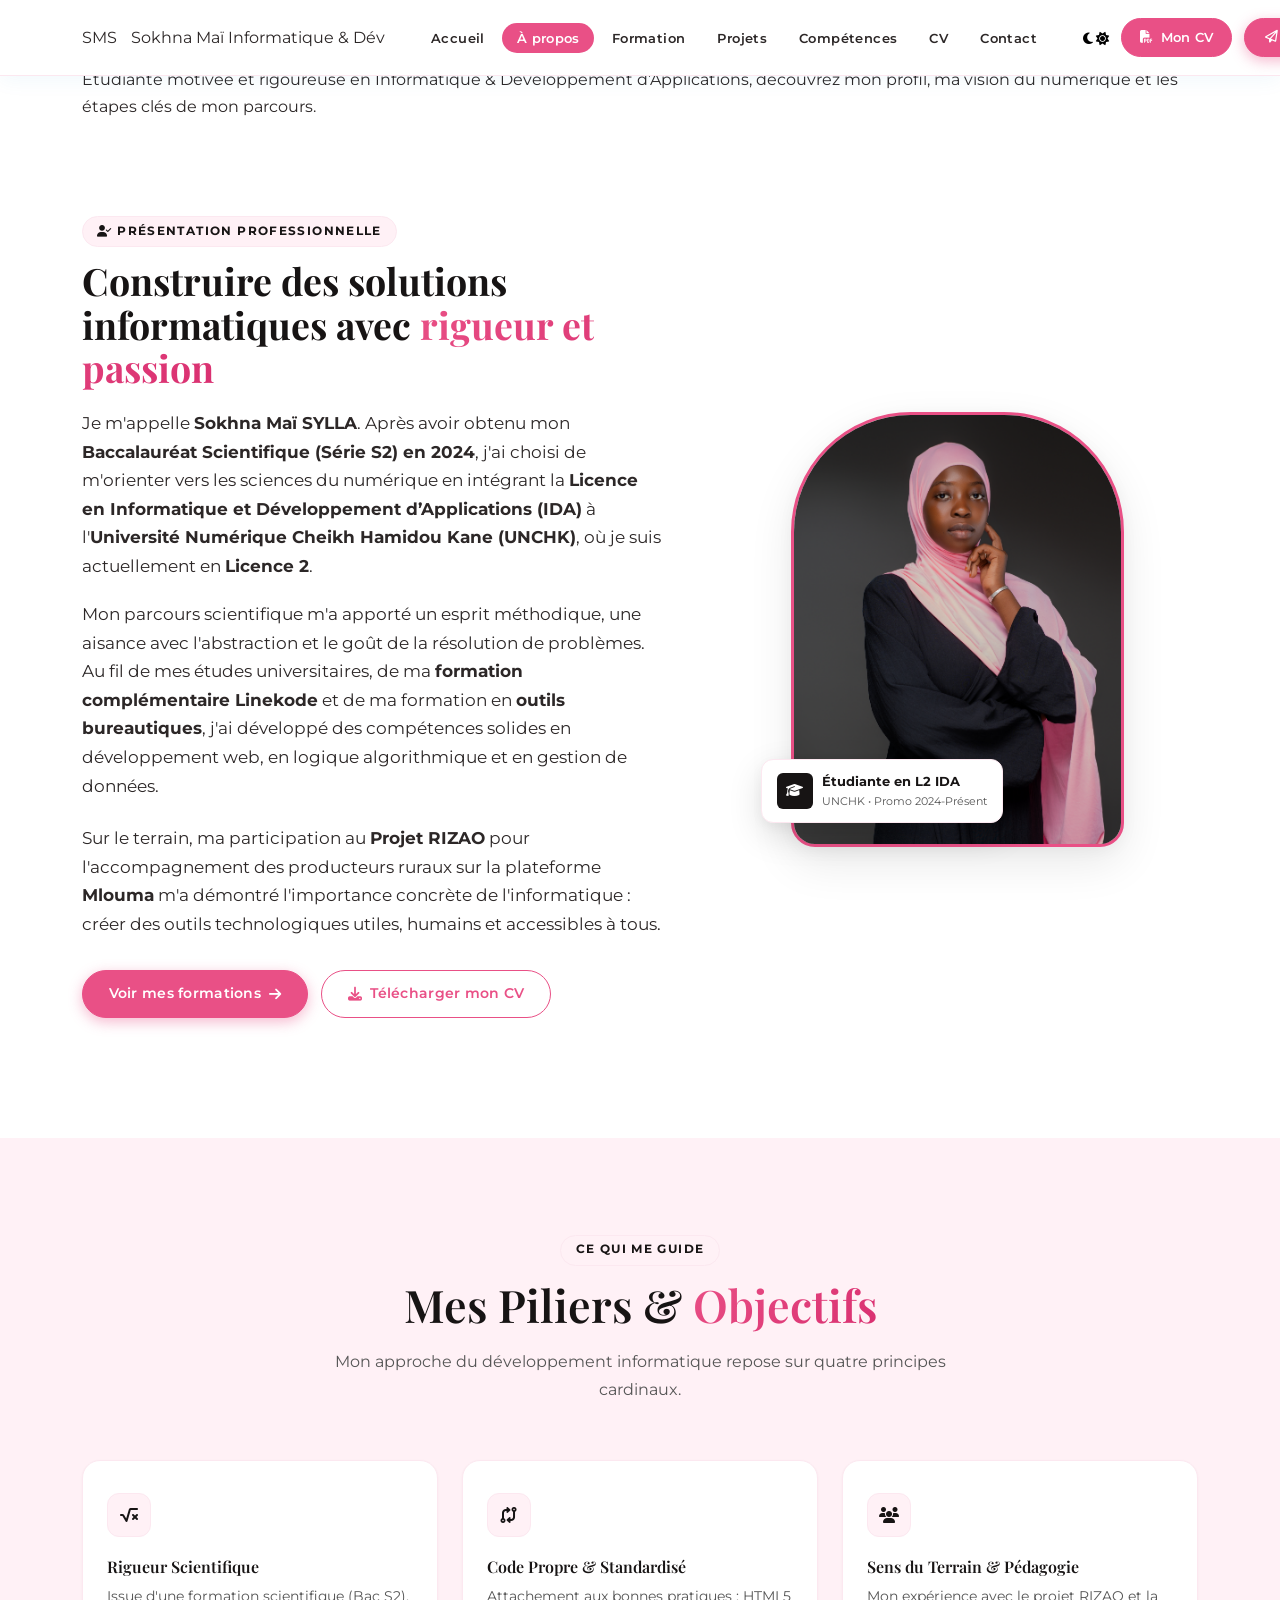
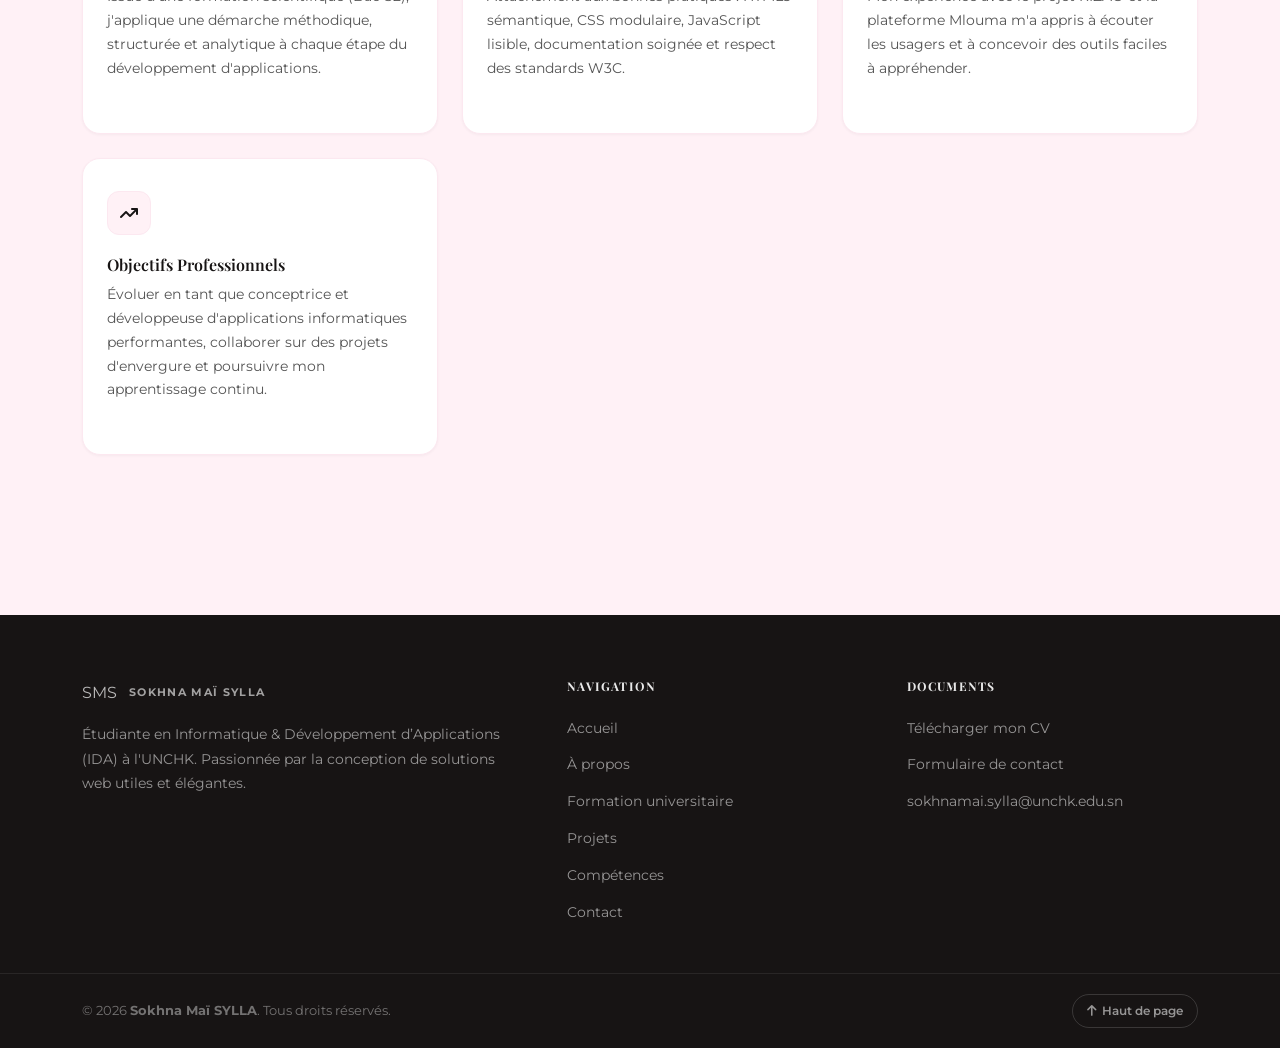
<file: pages/apropos/index.html>
<!DOCTYPE html>
<html lang="fr">
<head>
    <meta charset="UTF-8">
    <meta http-equiv="refresh" content="0; url=../apropos.html">
    <title>Redirection...</title>
    <script>window.location.href = "../apropos.html";</script>
</head>
<body>
    <p>Redirection vers <a href="../apropos.html">À propos de Sokhna Maï SYLLA</a>...</p>
</body>
</html>
</file>
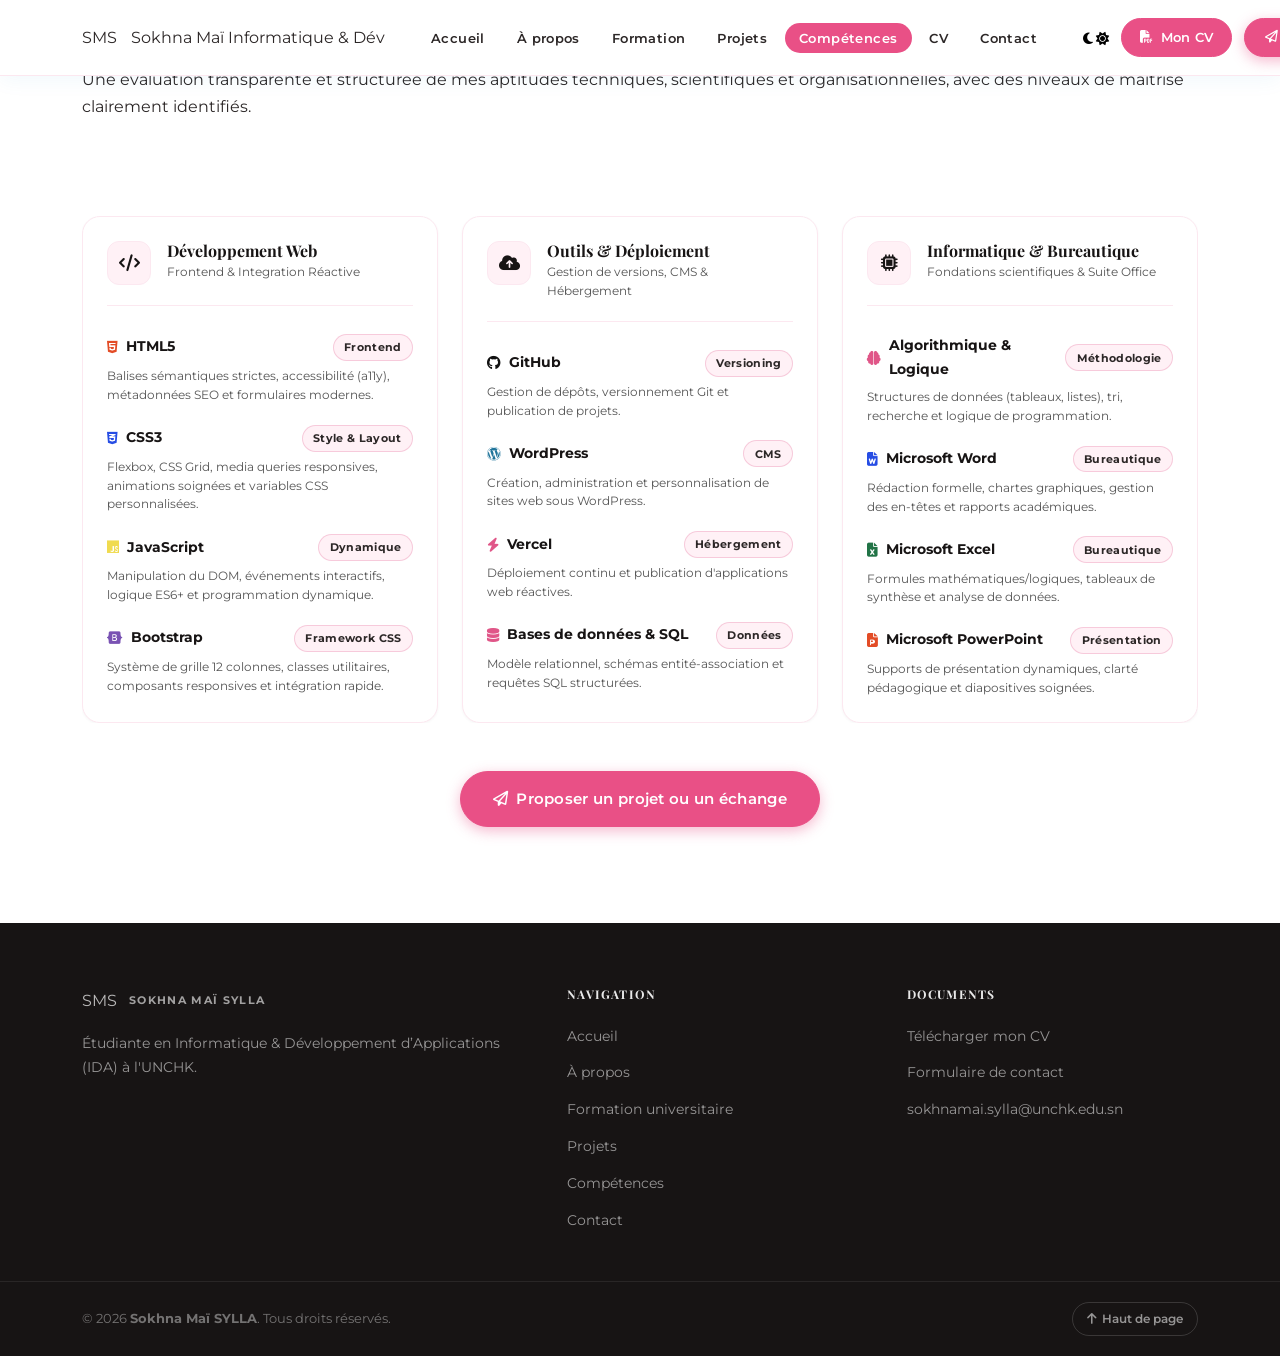
<file: pages/competences/index.html>
<!DOCTYPE html>
<html lang="fr">
<head>
    <meta charset="UTF-8">
    <meta http-equiv="refresh" content="0; url=../competences.html">
    <title>Redirection...</title>
    <script>window.location.href = "../competences.html";</script>
</head>
<body>
    <p>Redirection vers <a href="../competences.html">Compétences de Sokhna Maï SYLLA</a>...</p>
</body>
</html>
</file>
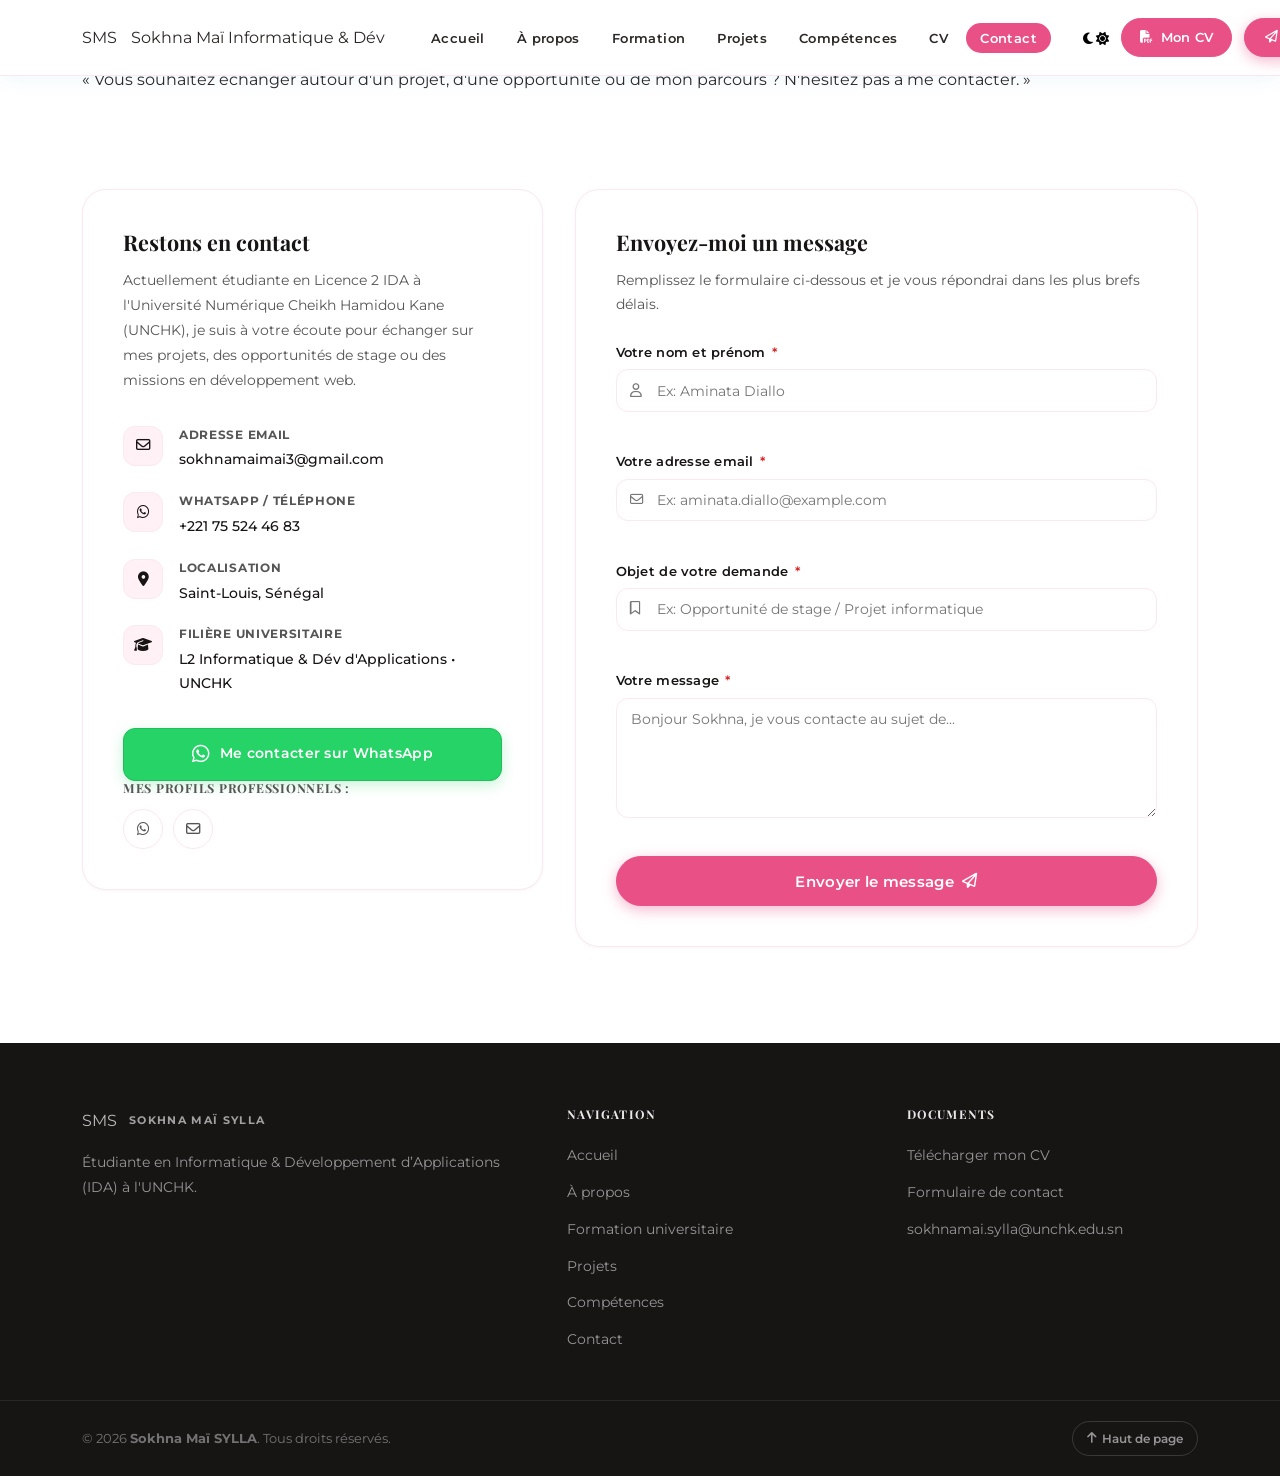
<file: pages/contact/index.html>
<!DOCTYPE html>
<html lang="fr">
<head>
    <meta charset="UTF-8">
    <meta http-equiv="refresh" content="0; url=../contact.html">
    <title>Redirection...</title>
    <script>window.location.href = "../contact.html";</script>
</head>
<body>
    <p>Redirection vers <a href="../contact.html">Contact Sokhna Maï SYLLA</a>...</p>
</body>
</html>
</file>
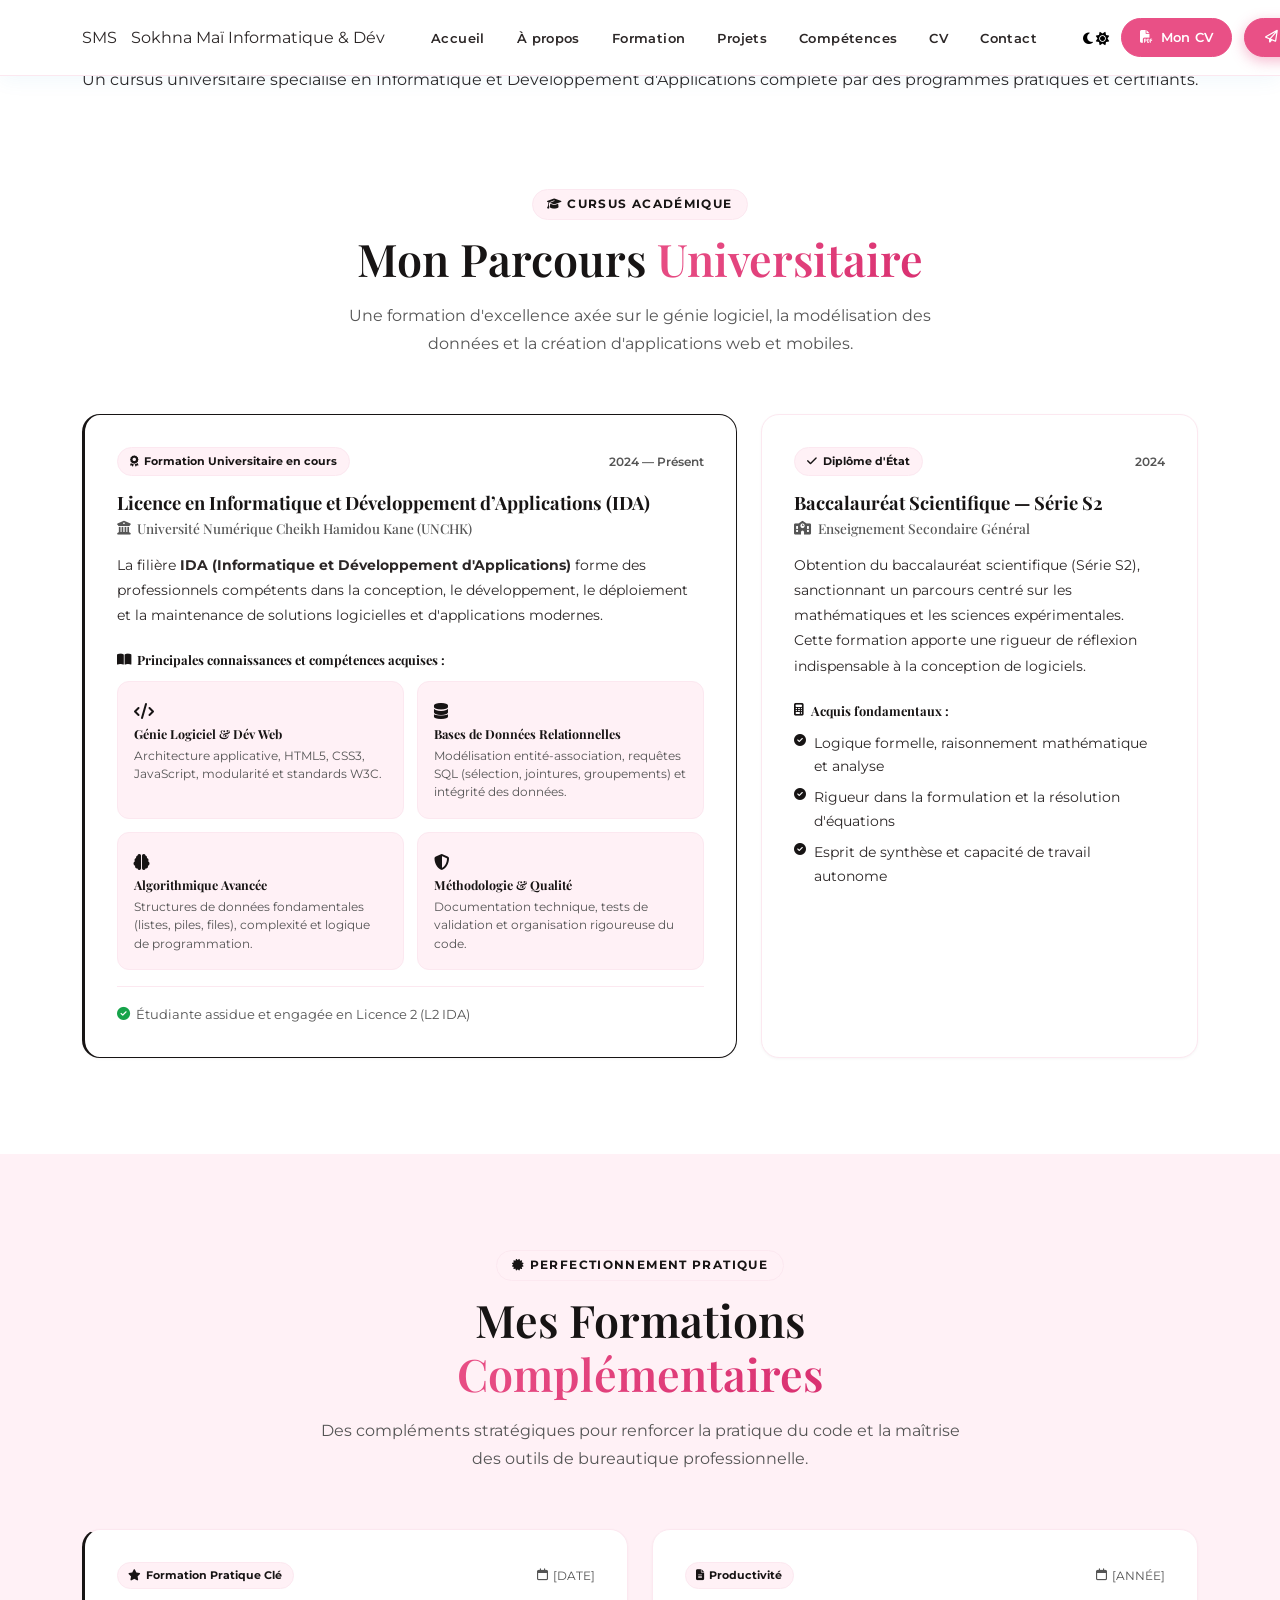
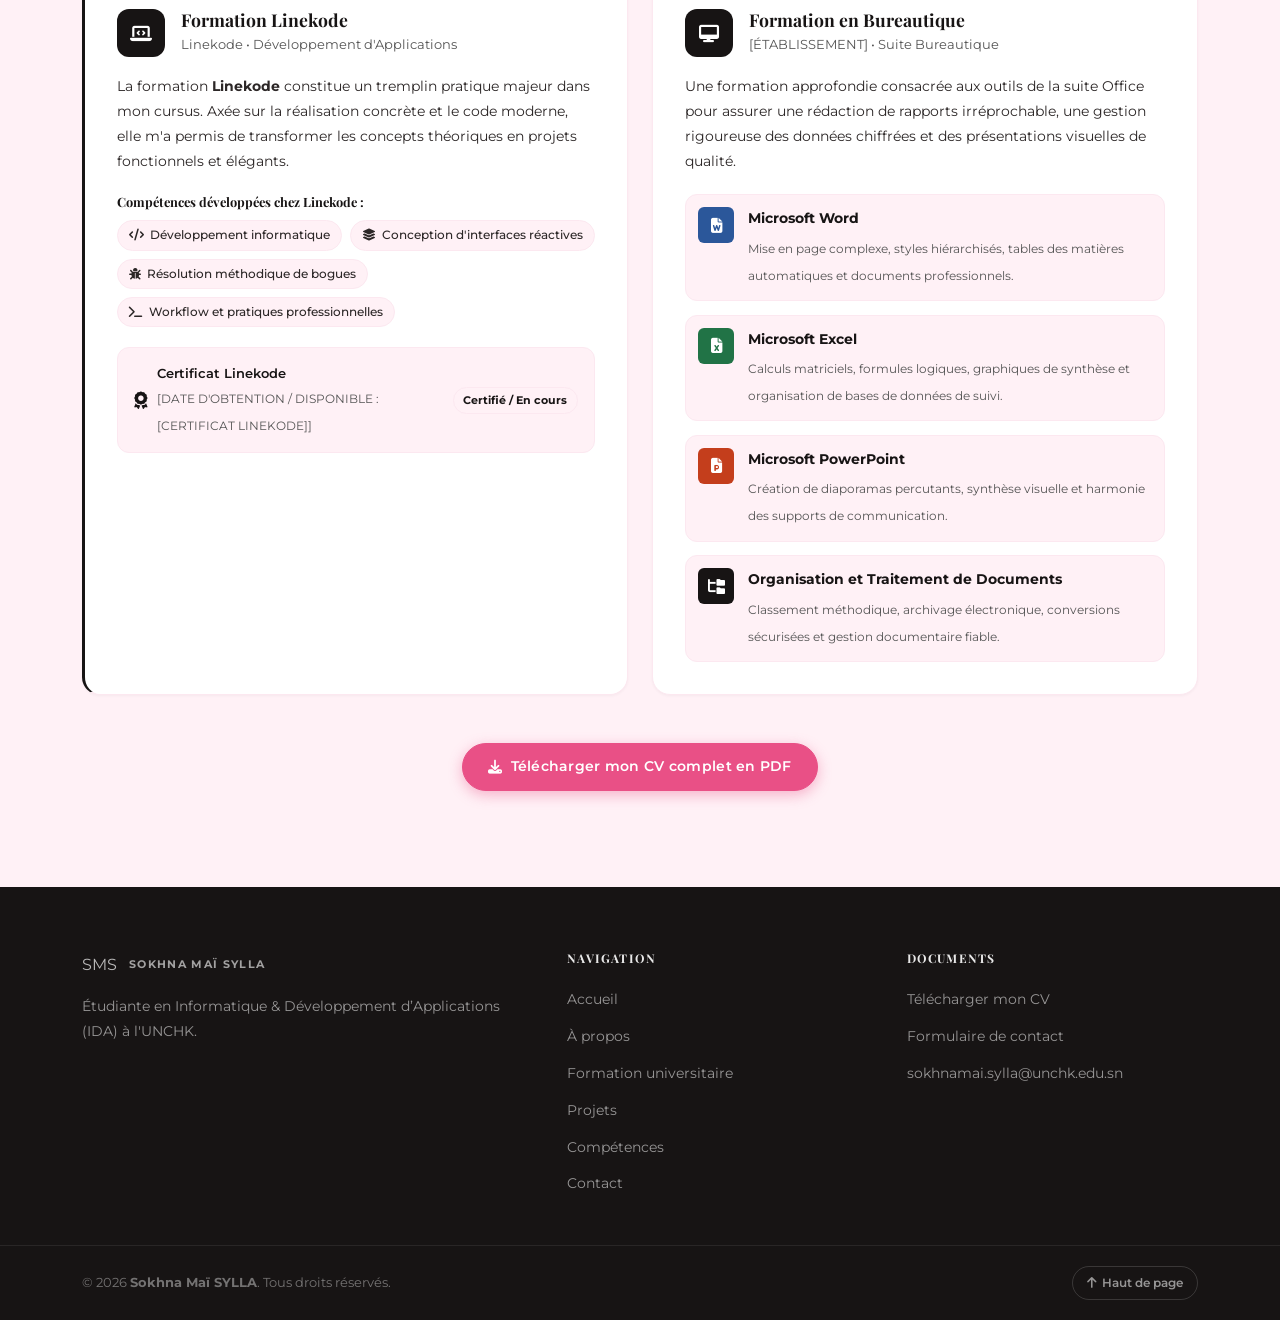
<file: pages/formation/index.html>
<!DOCTYPE html>
<html lang="fr">
<head>
    <meta charset="UTF-8">
    <meta http-equiv="refresh" content="0; url=../formation.html">
    <title>Redirection...</title>
    <script>window.location.href = "../formation.html";</script>
</head>
<body>
    <p>Redirection vers <a href="../formation.html">Formations de Sokhna Maï SYLLA</a>...</p>
</body>
</html>
</file>
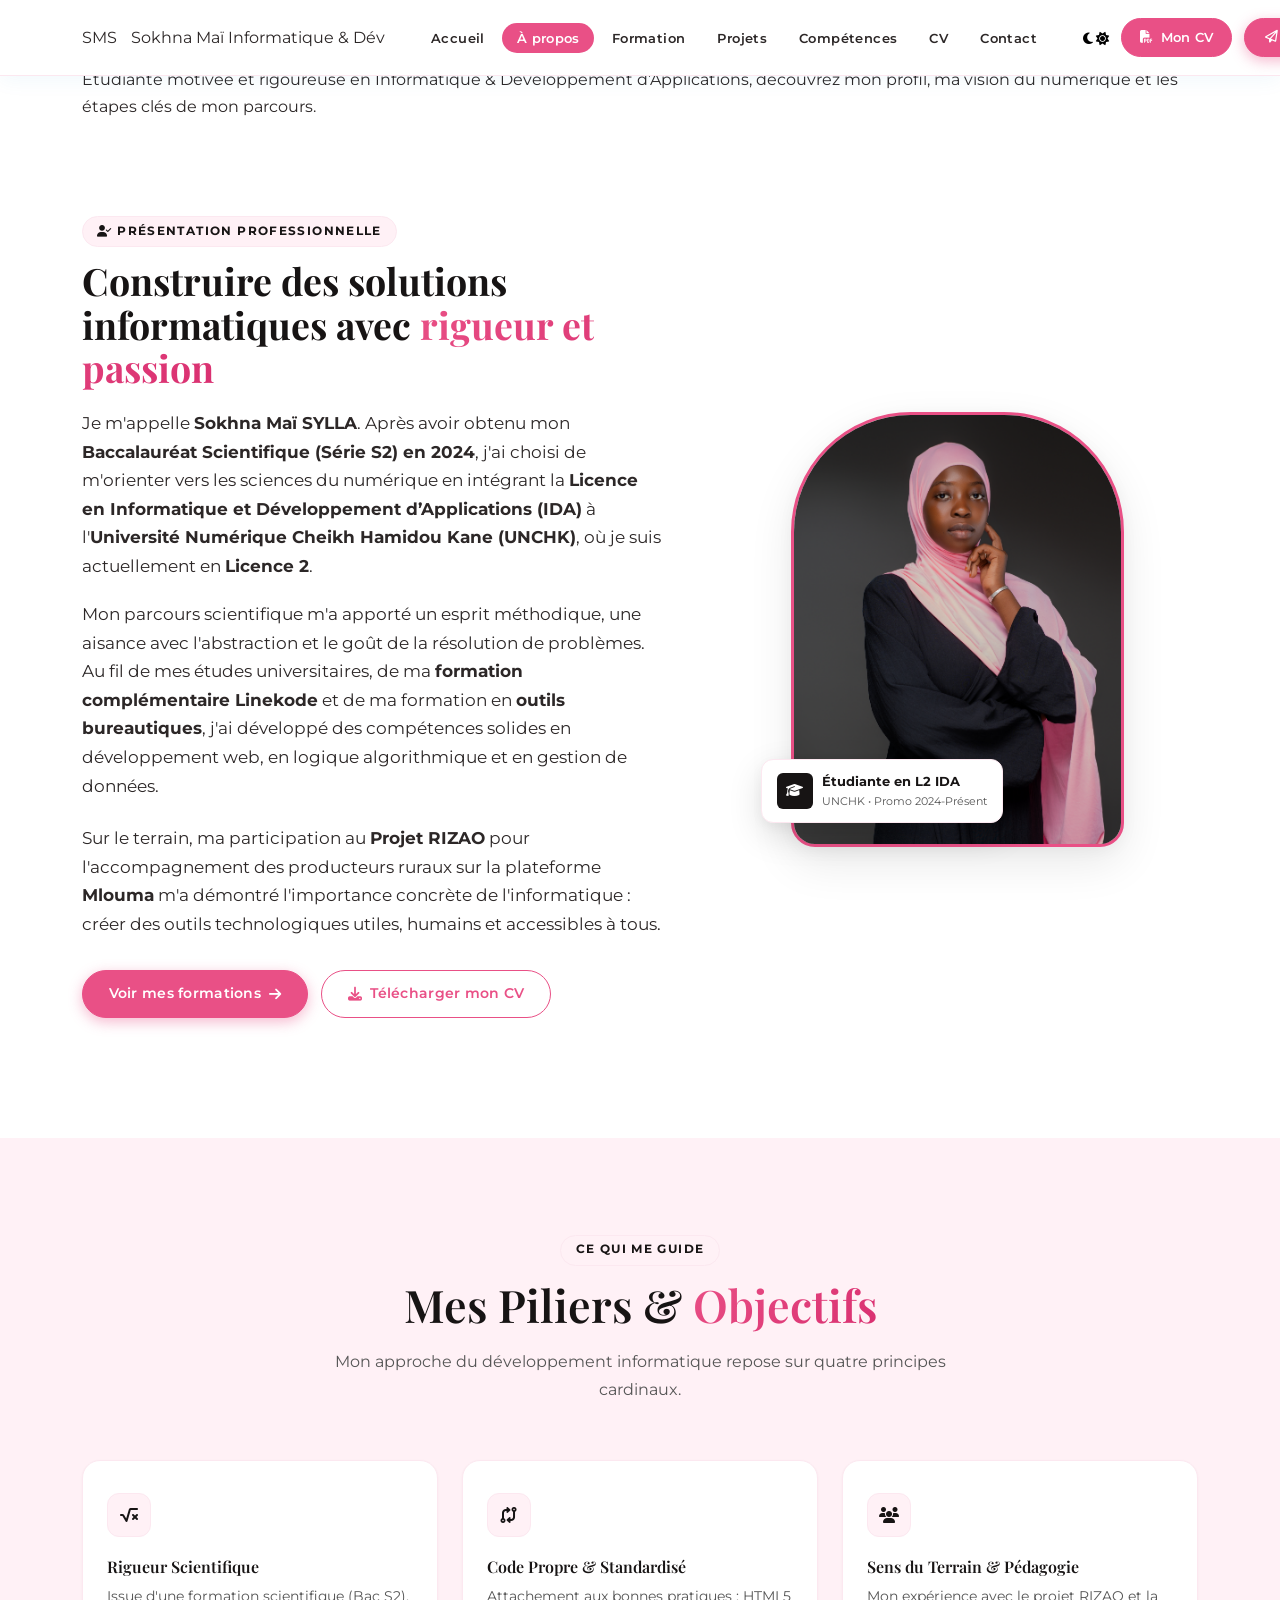
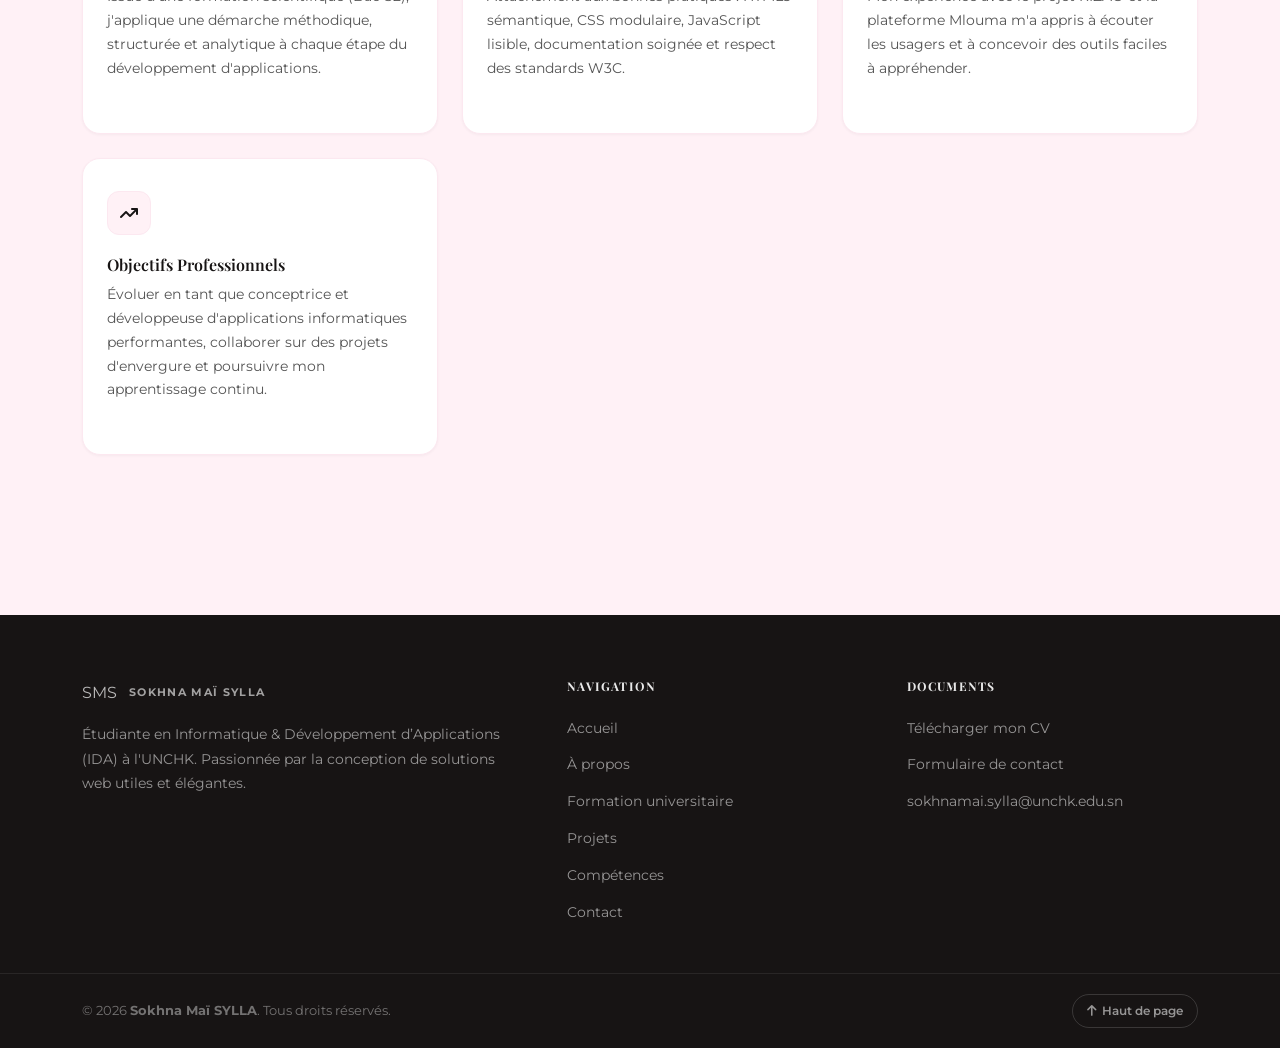
<file: pages/apropos.html>
<!DOCTYPE html>
<html lang="fr" data-theme="light">

<head>
    <meta charset="UTF-8">
    <meta name="viewport" content="width=device-width, initial-scale=1.0">
    <meta http-equiv="X-UA-Compatible" content="IE=edge">

    <title>À propos | Sokhna Maï SYLLA — Étudiante en Informatique & Dév</title>
    <meta name="description"
        content="Découvrez le profil, les ambitions et le parcours de Sokhna Maï SYLLA, étudiante en Licence 2 IDA à l'UNCHK et titulaire d'un Bac S2.">

    <!-- Google Fonts : Playfair Display + Montserrat -->
    <link rel="preconnect" href="https://fonts.googleapis.com">
    <link rel="preconnect" href="https://fonts.gstatic.com" crossorigin>
    <link
        href="https://fonts.googleapis.com/css2?family=Montserrat:ital,wght@0,300;0,400;0,500;0,600;0,700;0,800;1,400&family=Playfair+Display:ital,wght@0,500;0,600;0,700;0,800;1,600&display=swap"
        rel="stylesheet">

    <!-- Font Awesome Icons -->
    <link rel="stylesheet" href="https://cdnjs.cloudflare.com/ajax/libs/font-awesome/6.5.1/css/all.min.css"
        integrity="sha512-DTOQO9RWCH3ppGqcWaEA1BIZOC6xxalwEsw9c2QQeAIftl+Vegovlnee1c9QX4TctnWMn13TZye+giMm8e2LwA=="
        crossorigin="anonymous" referrerpolicy="no-referrer" />

    <!-- CSS -->
    <link rel="stylesheet" href="../css/style.css">
</head>

<body>

    <!-- NAVBAR -->
    <header class="site-header" id="siteHeader">
        <nav class="navbar container" aria-label="Navigation principale">
            <a href="../index.html" class="navbar-brand" aria-label="Accueil Sokhna Maï SYLLA">
                <span class="brand-badge">SMS</span>
                <span class="brand-text">
                    <span class="brand-name">Sokhna Maï</span>
                    <span class="brand-sub">Informatique & Dév</span>
                </span>
            </a>

            <div class="navbar-menu" id="navbarMenu">
                <ul class="nav-links">
                    <li><a href="../index.html" class="nav-link">Accueil</a></li>
                    <li><a href="apropos.html" class="nav-link active">À propos</a></li>
                    <li><a href="formation.html" class="nav-link">Formation</a></li>
                    <li><a href="projets.html" class="nav-link">Projets</a></li>
                    <li><a href="competences.html" class="nav-link">Compétences</a></li>
                    <li><a href="../assets/CV_Sokhna_Mai_SYLLA.pdf" class="nav-link" target="_blank"
                            download="CV_Sokhna_Mai_SYLLA.pdf">CV</a></li>
                    <li><a href="contact.html" class="nav-link">Contact</a></li>
                </ul>

                <div class="nav-cta-mobile">
                    <a href="../assets/CV_Sokhna_Mai_SYLLA.pdf" class="btn btn-secondary btn-sm" target="_blank"
                        download="CV_Sokhna_Mai_SYLLA.pdf">
                        <i class="fa-solid fa-download" aria-hidden="true"></i>
                        <span>Télécharger mon CV</span>
                    </a>
                    <a href="contact.html" class="btn btn-primary btn-sm">
                        <i class="fa-regular fa-paper-plane" aria-hidden="true"></i>
                        <span>Me contacter</span>
                    </a>
                </div>
            </div>

            <div class="navbar-actions">
                <button type="button" class="theme-toggle-btn" id="themeToggle" aria-label="Changer le thème"
                    title="Basculer entre mode clair et mode sombre">
                    <i class="fa-solid fa-moon theme-icon-dark" aria-hidden="true"></i>
                    <i class="fa-solid fa-sun theme-icon-light" aria-hidden="true"></i>
                </button>

                <a href="../assets/CV_Sokhna_Mai_SYLLA.pdf" class="btn btn-secondary btn-sm nav-cv-btn" target="_blank"
                    download="CV_Sokhna_Mai_SYLLA.pdf" title="Télécharger mon CV (PDF)">
                    <i class="fa-solid fa-file-pdf" aria-hidden="true"></i>
                    <span>Mon CV</span>
                </a>

                <a href="contact.html" class="btn btn-primary btn-sm nav-cta-desktop">
                    <i class="fa-regular fa-paper-plane" aria-hidden="true"></i>
                    <span>Contact</span>
                </a>

                <button type="button" class="navbar-hamburger" id="navbarToggle" aria-expanded="false"
                    aria-controls="navbarMenu" aria-label="Ouvrir le menu">
                    <span class="bar"></span>
                    <span class="bar"></span>
                    <span class="bar"></span>
                </button>
            </div>
        </nav>
    </header>

    <main id="main-content">

        <!-- EN-TÊTE DE PAGE -->
        <header class="page-intro-header">
            <div class="container">
                <div class="breadcrumbs">
                    <a href="../index.html">Accueil</a>
                    <i class="fa-solid fa-chevron-right"></i>
                    <span>À propos & Mon parcours</span>
                </div>
                <h1 class="page-intro-title">À propos de <span class="gradient-text">Moi</span></h1>
                <p class="page-intro-desc">
                    Étudiante motivée et rigoureuse en Informatique & Développement d’Applications, découvrez mon
                    profil, ma vision du numérique et les étapes clés de mon parcours.
                </p>
            </div>
        </header>

        <!-- SECTION BIOGRAPHIE & VISION -->
        <section class="section-block">
            <div class="container">
                <div class="hero-grid">
                    <div class="hero-text-content">
                        <span class="section-tag"><i class="fa-solid fa-user-check"></i> Présentation
                            Professionnelle</span>
                        <h2 class="hero-title" style="font-size: 2.35rem; margin-bottom: 1.25rem;">
                            Construire des solutions informatiques avec <span class="gradient-text">rigueur et
                                passion</span>
                        </h2>
                        <p style="font-size: 1.05rem; line-height: 1.7; margin-bottom: 1.25rem;">
                            Je m'appelle <strong>Sokhna Maï SYLLA</strong>. Après avoir obtenu mon <strong>Baccalauréat
                                Scientifique (Série S2) en 2024</strong>, j'ai choisi de m'orienter vers les sciences du
                            numérique en intégrant la <strong>Licence en Informatique et Développement d’Applications
                                (IDA)</strong> à l'<strong>Université Numérique Cheikh Hamidou Kane (UNCHK)</strong>, où
                            je suis actuellement en <strong>Licence 2</strong>.
                        </p>
                        <p style="font-size: 1.05rem; line-height: 1.7; margin-bottom: 1.5rem;">
                            Mon parcours scientifique m'a apporté un esprit méthodique, une aisance avec l'abstraction
                            et le goût de la résolution de problèmes. Au fil de mes études universitaires, de ma
                            <strong>formation complémentaire Linekode</strong> et de ma formation en <strong>outils
                                bureautiques</strong>, j'ai développé des compétences solides en développement web, en
                            logique algorithmique et en gestion de données.
                        </p>
                        <p style="font-size: 1.05rem; line-height: 1.7; margin-bottom: 2rem;">
                            Sur le terrain, ma participation au <strong>Projet RIZAO</strong> pour l'accompagnement des
                            producteurs ruraux sur la plateforme <strong>Mlouma</strong> m'a démontré l'importance
                            concrète de l'informatique : créer des outils technologiques utiles, humains et accessibles
                            à tous.
                        </p>

                        <div class="hero-buttons">
                            <a href="formation.html" class="btn btn-primary">
                                <span>Voir mes formations</span>
                                <i class="fa-solid fa-arrow-right"></i>
                            </a>
                            <a href="../assets/CV_Sokhna_Mai_SYLLA.pdf" class="btn btn-outline" target="_blank"
                                download="CV_Sokhna_Mai_SYLLA.pdf">
                                <i class="fa-solid fa-download"></i>
                                <span>Télécharger mon CV</span>
                            </a>
                        </div>
                    </div>

                    <div class="hero-visual-content">
                        <div class="hero-portrait-container">
                            <div class="portrait-glow-halo" aria-hidden="true"></div>
                            <div class="portrait-frame">
                                <img src="../assets/images/CAP09563.jpg" alt="Portrait de Sokhna Maï SYLLA"
                                    class="portrait-img">
                            </div>
                            <div class="portrait-floating-card">
                                <div class="floating-icon">
                                    <i class="fa-solid fa-graduation-cap"></i>
                                </div>
                                <div class="floating-content">
                                    <span class="floating-title">Étudiante en L2 IDA</span>
                                    <span class="floating-subtitle">UNCHK &bull; Promo 2024-Présent</span>
                                </div>
                            </div>
                        </div>
                    </div>
                </div>
            </div>
        </section>

        <!-- SECTION VALEURS & OBJECTIFS -->
        <section class="section-block bg-subtle">
            <div class="container">
                <div class="section-header text-center">
                    <span class="section-tag">Ce qui me guide</span>
                    <h2 class="section-title">Mes Piliers & <span class="gradient-text">Objectifs</span></h2>
                    <p class="section-subtitle">
                        Mon approche du développement informatique repose sur quatre principes cardinaux.
                    </p>
                </div>

                <div class="parcours-overview-grid">
                    <div class="overview-card">
                        <div class="overview-icon-box">
                            <i class="fa-solid fa-square-root-variable"></i>
                        </div>
                        <h3 class="overview-title">Rigueur Scientifique</h3>
                        <p class="overview-text">
                            Issue d'une formation scientifique (Bac S2), j'applique une démarche méthodique, structurée
                            et analytique à chaque étape du développement d'applications.
                        </p>
                    </div>

                    <div class="overview-card">
                        <div class="overview-icon-box">
                            <i class="fa-solid fa-code-compare"></i>
                        </div>
                        <h3 class="overview-title">Code Propre & Standardisé</h3>
                        <p class="overview-text">
                            Attachement aux bonnes pratiques : HTML5 sémantique, CSS modulaire, JavaScript lisible,
                            documentation soignée et respect des standards W3C.
                        </p>
                    </div>

                    <div class="overview-card">
                        <div class="overview-icon-box">
                            <i class="fa-solid fa-users"></i>
                        </div>
                        <h3 class="overview-title">Sens du Terrain & Pédagogie</h3>
                        <p class="overview-text">
                            Mon expérience avec le projet RIZAO et la plateforme Mlouma m'a appris à écouter les usagers
                            et à concevoir des outils faciles à appréhender.
                        </p>
                    </div>

                    <div class="overview-card">
                        <div class="overview-icon-box">
                            <i class="fa-solid fa-arrow-trend-up"></i>
                        </div>
                        <h3 class="overview-title">Objectifs Professionnels</h3>
                        <p class="overview-text">
                            Évoluer en tant que conceptrice et développeuse d'applications informatiques performantes,
                            collaborer sur des projets d'envergure et poursuivre mon apprentissage continu.
                        </p>
                    </div>
                </div>
            </div>
        </section>

    </main>

    <!-- FOOTER -->
    <footer class="site-footer">
        <div class="container footer-grid">
            <div class="footer-brand-col">
                <a href="../index.html" class="footer-logo">
                    <span class="brand-badge">SMS</span>
                    <span class="brand-name">SOKHNA MAÏ SYLLA</span>
                </a>
                <p class="footer-bio-short">
                    Étudiante en Informatique & Développement d’Applications (IDA) à l'UNCHK. Passionnée par la
                    conception de solutions web utiles et élégantes.
                </p>
            </div>

            <div class="footer-links-col">
                <h4 class="footer-col-title">Navigation</h4>
                <ul class="footer-nav-list">
                    <li><a href="../index.html">Accueil</a></li>
                    <li><a href="apropos.html">À propos</a></li>
                    <li><a href="formation.html">Formation universitaire</a></li>
                    <li><a href="projets.html">Projets</a></li>
                    <li><a href="competences.html">Compétences</a></li>
                    <li><a href="contact.html">Contact</a></li>
                </ul>
            </div>

            <div class="footer-links-col">
                <h4 class="footer-col-title">Documents</h4>
                <ul class="footer-nav-list">
                    <li><a href="../assets/CV_Sokhna_Mai_SYLLA.pdf" target="_blank"
                            download="CV_Sokhna_Mai_SYLLA.pdf">Télécharger mon CV</a></li>
                    <li><a href="contact.html">Formulaire de contact</a></li>
                    <li><a href="mailto:sokhnamai.sylla@unchk.edu.sn">sokhnamai.sylla@unchk.edu.sn</a></li>
                </ul>
            </div>
        </div>

        <div class="footer-bottom-bar">
            <div class="container footer-bottom-inner">
                <p class="copyright-p">&copy; 2026 <strong>Sokhna Maï SYLLA</strong>. Tous droits réservés.</p>
                <div class="footer-back-to-top">
                    <a href="#main-content" class="back-to-top-btn"><i class="fa-solid fa-arrow-up"></i> Haut de
                        page</a>
                </div>
            </div>
        </div>
    </footer>

    <script src="../js/script.js" defer></script>
</body>

</html>
</file>
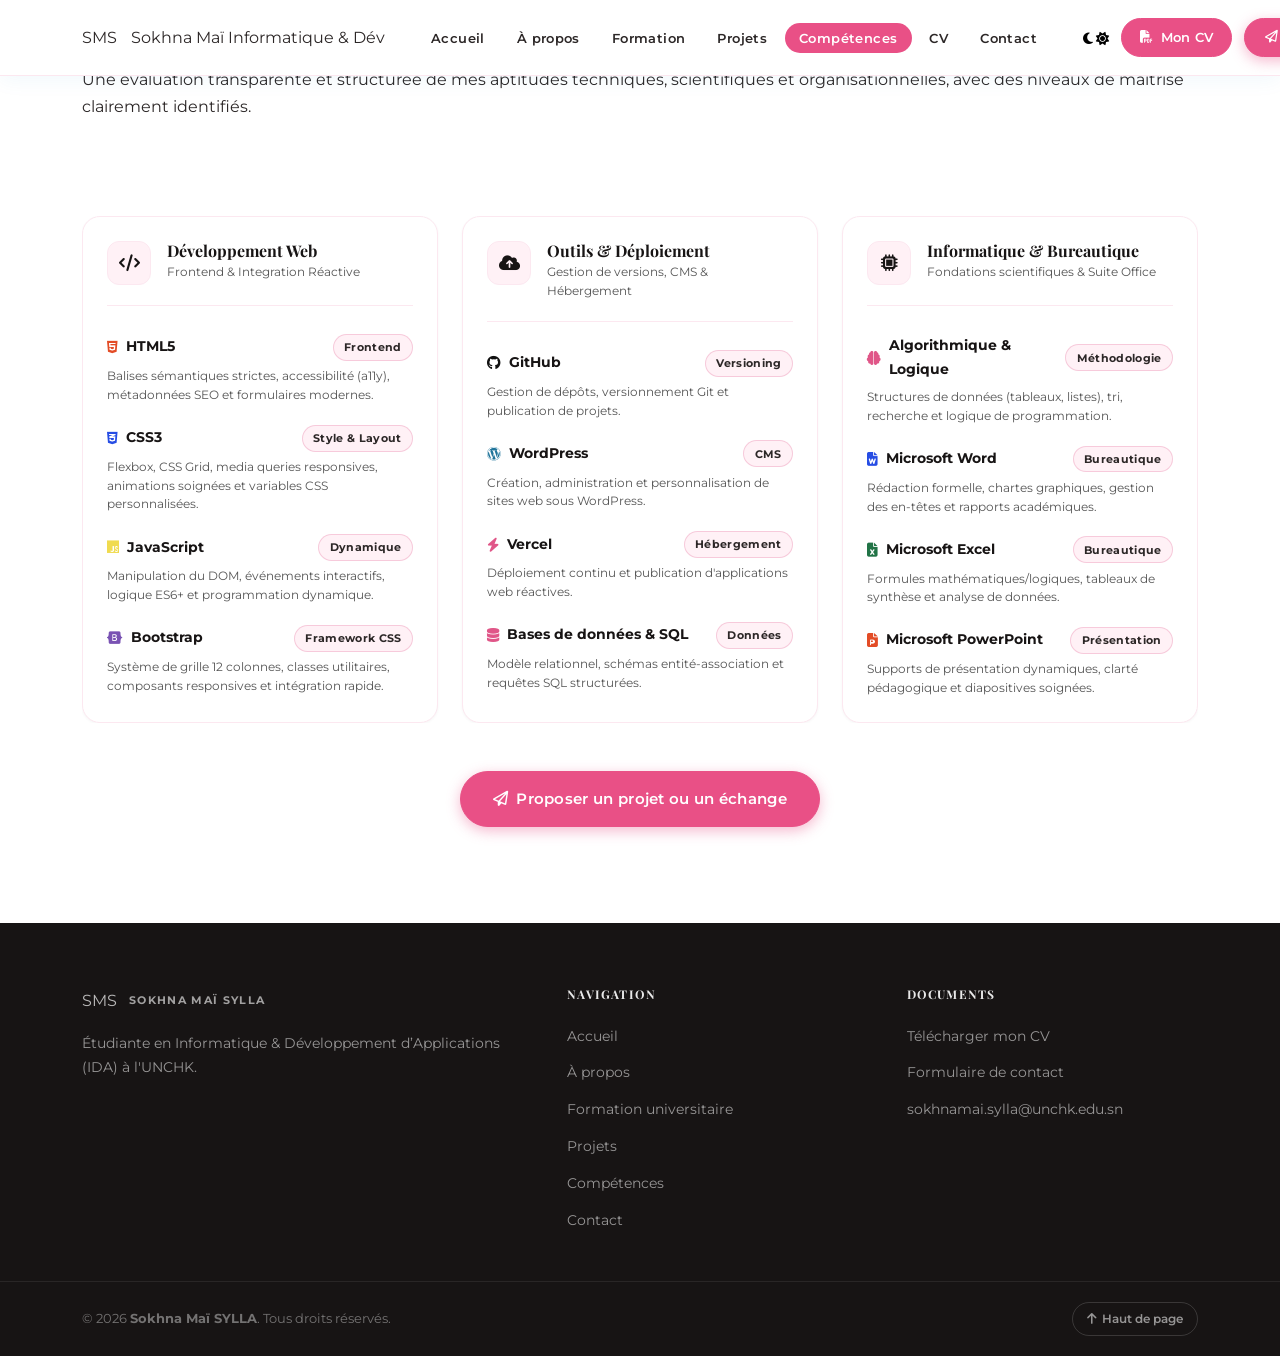
<file: pages/competences.html>
<!DOCTYPE html>
<html lang="fr" data-theme="light">

<head>
    <meta charset="UTF-8">
    <meta name="viewport" content="width=device-width, initial-scale=1.0">
    <meta http-equiv="X-UA-Compatible" content="IE=edge">

    <title>Compétences | Sokhna Maï SYLLA — Étudiante en Informatique & Dév</title>
    <meta name="description"
        content="Découvrez les compétences techniques et méthodologiques de Sokhna Maï SYLLA : Développement Web (HTML, CSS, JS, Bootstrap), Informatique et Bureautique.">

    <!-- Google Fonts : Playfair Display + Montserrat -->
    <link rel="preconnect" href="https://fonts.googleapis.com">
    <link rel="preconnect" href="https://fonts.gstatic.com" crossorigin>
    <link
        href="https://fonts.googleapis.com/css2?family=Montserrat:ital,wght@0,300;0,400;0,500;0,600;0,700;0,800;1,400&family=Playfair+Display:ital,wght@0,500;0,600;0,700;0,800;1,600&display=swap"
        rel="stylesheet">

    <!-- Font Awesome Icons -->
    <link rel="stylesheet" href="https://cdnjs.cloudflare.com/ajax/libs/font-awesome/6.5.1/css/all.min.css"
        integrity="sha512-DTOQO9RWCH3ppGqcWaEA1BIZOC6xxalwEsw9c2QQeAIftl+Vegovlnee1c9QX4TctnWMn13TZye+giMm8e2LwA=="
        crossorigin="anonymous" referrerpolicy="no-referrer" />

    <!-- CSS -->
    <link rel="stylesheet" href="../css/style.css">
</head>

<body>

    <!-- NAVBAR -->
    <header class="site-header" id="siteHeader">
        <nav class="navbar container" aria-label="Navigation principale">
            <a href="../index.html" class="navbar-brand" aria-label="Accueil Sokhna Maï SYLLA">
                <span class="brand-badge">SMS</span>
                <span class="brand-text">
                    <span class="brand-name">Sokhna Maï</span>
                    <span class="brand-sub">Informatique & Dév</span>
                </span>
            </a>

            <div class="navbar-menu" id="navbarMenu">
                <ul class="nav-links">
                    <li><a href="../index.html" class="nav-link">Accueil</a></li>
                    <li><a href="apropos.html" class="nav-link">À propos</a></li>
                    <li><a href="formation.html" class="nav-link">Formation</a></li>
                    <li><a href="projets.html" class="nav-link">Projets</a></li>
                    <li><a href="competences.html" class="nav-link active">Compétences</a></li>
                    <li><a href="../assets/CV_Sokhna_Mai_SYLLA.pdf" class="nav-link" target="_blank" download="CV_Sokhna_Mai_SYLLA.pdf">CV</a></li>
                    <li><a href="contact.html" class="nav-link">Contact</a></li>
                </ul>

                <div class="nav-cta-mobile">
                    <a href="../assets/CV_Sokhna_Mai_SYLLA.pdf" class="btn btn-secondary btn-sm" target="_blank" download="CV_Sokhna_Mai_SYLLA.pdf">
                        <i class="fa-solid fa-download" aria-hidden="true"></i>
                        <span>Télécharger mon CV</span>
                    </a>
                    <a href="contact.html" class="btn btn-primary btn-sm">
                        <i class="fa-regular fa-paper-plane" aria-hidden="true"></i>
                        <span>Me contacter</span>
                    </a>
                </div>
            </div>

            <div class="navbar-actions">
                <button type="button" class="theme-toggle-btn" id="themeToggle" aria-label="Changer le thème"
                    title="Basculer entre mode clair et mode sombre">
                    <i class="fa-solid fa-moon theme-icon-dark" aria-hidden="true"></i>
                    <i class="fa-solid fa-sun theme-icon-light" aria-hidden="true"></i>
                </button>

                <a href="../assets/CV_Sokhna_Mai_SYLLA.pdf" class="btn btn-secondary btn-sm nav-cv-btn"
                    target="_blank" download="CV_Sokhna_Mai_SYLLA.pdf" title="Télécharger mon CV (PDF)">
                    <i class="fa-solid fa-file-pdf" aria-hidden="true"></i>
                    <span>Mon CV</span>
                </a>

                <a href="contact.html" class="btn btn-primary btn-sm nav-cta-desktop">
                    <i class="fa-regular fa-paper-plane" aria-hidden="true"></i>
                    <span>Contact</span>
                </a>

                <button type="button" class="navbar-hamburger" id="navbarToggle" aria-expanded="false"
                    aria-controls="navbarMenu" aria-label="Ouvrir le menu">
                    <span class="bar"></span>
                    <span class="bar"></span>
                    <span class="bar"></span>
                </button>
            </div>
        </nav>
    </header>

    <main id="main-content">

        <!-- EN-TÊTE DE PAGE -->
        <header class="page-intro-header">
            <div class="container">
                <div class="breadcrumbs">
                    <a href="../index.html">Accueil</a>
                    <i class="fa-solid fa-chevron-right"></i>
                    <span>Compétences par catégories</span>
                </div>
                <h1 class="page-intro-title">Mes <span class="gradient-text">Compétences</span></h1>
                <p class="page-intro-desc">
                    Une évaluation transparente et structurée de mes aptitudes techniques, scientifiques et organisationnelles, avec des niveaux de maîtrise clairement identifiés.
                </p>
            </div>
        </header>

        <!-- SECTION COMPÉTENCES DÉTAILLÉES -->
        <section class="section-block">
            <div class="container">

                <div class="competences-categories-grid">

                    <!-- CATÉGORIE 1 : DÉVELOPPEMENT WEB -->
                    <div class="comp-category-card">
                        <div class="category-header">
                            <div class="category-icon-box dev">
                                <i class="fa-solid fa-code"></i>
                            </div>
                            <div>
                                <h2 class="category-title">Développement Web</h2>
                                <p class="category-sub">Frontend &amp; Integration Réactive</p>
                            </div>
                        </div>

                        <div class="skills-list-detailed">
                            <!-- HTML -->
                            <div class="skill-row">
                                <div class="skill-info">
                                    <div class="skill-name-col">
                                        <i class="fa-brands fa-html5 text-orange"></i>
                                        <strong>HTML5</strong>
                                    </div>
                                    <span class="skill-badge-tag">Frontend</span>
                                </div>
                                <p class="skill-caption">Balises sémantiques strictes, accessibilité (a11y), métadonnées SEO et formulaires modernes.</p>
                            </div>

                            <!-- CSS -->
                            <div class="skill-row">
                                <div class="skill-info">
                                    <div class="skill-name-col">
                                        <i class="fa-brands fa-css3-alt text-blue"></i>
                                        <strong>CSS3</strong>
                                    </div>
                                    <span class="skill-badge-tag">Style &amp; Layout</span>
                                </div>
                                <p class="skill-caption">Flexbox, CSS Grid, media queries responsives, animations soignées et variables CSS personnalisées.</p>
                            </div>

                            <!-- JavaScript -->
                            <div class="skill-row">
                                <div class="skill-info">
                                    <div class="skill-name-col">
                                        <i class="fa-brands fa-js text-yellow"></i>
                                        <strong>JavaScript</strong>
                                    </div>
                                    <span class="skill-badge-tag">Dynamique</span>
                                </div>
                                <p class="skill-caption">Manipulation du DOM, événements interactifs, logique ES6+ et programmation dynamique.</p>
                            </div>

                            <!-- Bootstrap -->
                            <div class="skill-row">
                                <div class="skill-info">
                                    <div class="skill-name-col">
                                        <i class="fa-brands fa-bootstrap" style="color:#7952b3;"></i>
                                        <strong>Bootstrap</strong>
                                    </div>
                                    <span class="skill-badge-tag">Framework CSS</span>
                                </div>
                                <p class="skill-caption">Système de grille 12 colonnes, classes utilitaires, composants responsives et intégration rapide.</p>
                            </div>
                        </div>
                    </div>

                    <!-- CATÉGORIE 2 : OUTILS & DÉPLOIEMENT -->
                    <div class="comp-category-card">
                        <div class="category-header">
                            <div class="category-icon-box info">
                                <i class="fa-solid fa-cloud-arrow-up"></i>
                            </div>
                            <div>
                                <h2 class="category-title">Outils &amp; Déploiement</h2>
                                <p class="category-sub">Gestion de versions, CMS &amp; Hébergement</p>
                            </div>
                        </div>

                        <div class="skills-list-detailed">
                            <!-- GitHub -->
                            <div class="skill-row">
                                <div class="skill-info">
                                    <div class="skill-name-col">
                                        <i class="fa-brands fa-github" style="color:#111111;"></i>
                                        <strong>GitHub</strong>
                                    </div>
                                    <span class="skill-badge-tag">Versioning</span>
                                </div>
                                <p class="skill-caption">Gestion de dépôts, versionnement Git et publication de projets.</p>
                            </div>

                            <!-- WordPress -->
                            <div class="skill-row">
                                <div class="skill-info">
                                    <div class="skill-name-col">
                                        <i class="fa-brands fa-wordpress" style="color:#21759b;"></i>
                                        <strong>WordPress</strong>
                                    </div>
                                    <span class="skill-badge-tag">CMS</span>
                                </div>
                                <p class="skill-caption">Création, administration et personnalisation de sites web sous WordPress.</p>
                            </div>

                            <!-- Vercel -->
                            <div class="skill-row">
                                <div class="skill-info">
                                    <div class="skill-name-col">
                                        <i class="fa-solid fa-bolt" style="color:#e05688;"></i>
                                        <strong>Vercel</strong>
                                    </div>
                                    <span class="skill-badge-tag">Hébergement</span>
                                </div>
                                <p class="skill-caption">Déploiement continu et publication d'applications web réactives.</p>
                            </div>

                            <!-- Bases de données -->
                            <div class="skill-row">
                                <div class="skill-info">
                                    <div class="skill-name-col">
                                        <i class="fa-solid fa-database" style="color:#e05688;"></i>
                                        <strong>Bases de données &amp; SQL</strong>
                                    </div>
                                    <span class="skill-badge-tag">Données</span>
                                </div>
                                <p class="skill-caption">Modèle relationnel, schémas entité-association et requêtes SQL structurées.</p>
                            </div>
                        </div>
                    </div>

                    <!-- CATÉGORIE 3 : INFORMATIQUE & BUREAUTIQUE -->
                    <div class="comp-category-card">
                        <div class="category-header">
                            <div class="category-icon-box office">
                                <i class="fa-solid fa-microchip"></i>
                            </div>
                            <div>
                                <h2 class="category-title">Informatique &amp; Bureautique</h2>
                                <p class="category-sub">Fondations scientifiques &amp; Suite Office</p>
                            </div>
                        </div>

                        <div class="skills-list-detailed">
                            <!-- Algorithmique -->
                            <div class="skill-row">
                                <div class="skill-info">
                                    <div class="skill-name-col">
                                        <i class="fa-solid fa-brain" style="color:#e05688;"></i>
                                        <strong>Algorithmique &amp; Logique</strong>
                                    </div>
                                    <span class="skill-badge-tag">Méthodologie</span>
                                </div>
                                <p class="skill-caption">Structures de données (tableaux, listes), tri, recherche et logique de programmation.</p>
                            </div>

                            <!-- Word -->
                            <div class="skill-row">
                                <div class="skill-info">
                                    <div class="skill-name-col">
                                        <i class="fa-solid fa-file-word text-blue"></i>
                                        <strong>Microsoft Word</strong>
                                    </div>
                                    <span class="skill-badge-tag">Bureautique</span>
                                </div>
                                <p class="skill-caption">Rédaction formelle, chartes graphiques, gestion des en-têtes et rapports académiques.</p>
                            </div>

                            <!-- Excel -->
                            <div class="skill-row">
                                <div class="skill-info">
                                    <div class="skill-name-col">
                                        <i class="fa-solid fa-file-excel text-green"></i>
                                        <strong>Microsoft Excel</strong>
                                    </div>
                                    <span class="skill-badge-tag">Bureautique</span>
                                </div>
                                <p class="skill-caption">Formules mathématiques/logiques, tableaux de synthèse et analyse de données.</p>
                            </div>

                            <!-- PowerPoint -->
                            <div class="skill-row">
                                <div class="skill-info">
                                    <div class="skill-name-col">
                                        <i class="fa-solid fa-file-powerpoint text-orange"></i>
                                        <strong>Microsoft PowerPoint</strong>
                                    </div>
                                    <span class="skill-badge-tag">Présentation</span>
                                </div>
                                <p class="skill-caption">Supports de présentation dynamiques, clarté pédagogique et diapositives soignées.</p>
                            </div>
                        </div>
                    </div>

                </div>

                <div class="text-center mt-4">
                    <a href="contact.html" class="btn btn-primary btn-lg">
                        <i class="fa-regular fa-paper-plane"></i>
                        <span>Proposer un projet ou un échange</span>
                    </a>
                </div>
            </div>
        </section>

    </main>

    <!-- FOOTER -->
    <footer class="site-footer">
        <div class="container footer-grid">
            <div class="footer-brand-col">
                <a href="../index.html" class="footer-logo">
                    <span class="brand-badge">SMS</span>
                    <span class="brand-name">SOKHNA MAÏ SYLLA</span>
                </a>
                <p class="footer-bio-short">
                    Étudiante en Informatique & Développement d’Applications (IDA) à l'UNCHK.
                </p>
            </div>

            <div class="footer-links-col">
                <h4 class="footer-col-title">Navigation</h4>
                <ul class="footer-nav-list">
                    <li><a href="../index.html">Accueil</a></li>
                    <li><a href="apropos.html">À propos</a></li>
                    <li><a href="formation.html">Formation universitaire</a></li>
                    <li><a href="projets.html">Projets</a></li>
                    <li><a href="competences.html">Compétences</a></li>
                    <li><a href="contact.html">Contact</a></li>
                </ul>
            </div>

            <div class="footer-links-col">
                <h4 class="footer-col-title">Documents</h4>
                <ul class="footer-nav-list">
                    <li><a href="../assets/CV_Sokhna_Mai_SYLLA.pdf" target="_blank" download="CV_Sokhna_Mai_SYLLA.pdf">Télécharger mon CV</a></li>
                    <li><a href="contact.html">Formulaire de contact</a></li>
                    <li><a href="mailto:sokhnamai.sylla@unchk.edu.sn">sokhnamai.sylla@unchk.edu.sn</a></li>
                </ul>
            </div>
        </div>

        <div class="footer-bottom-bar">
            <div class="container footer-bottom-inner">
                <p class="copyright-p">&copy; 2026 <strong>Sokhna Maï SYLLA</strong>. Tous droits réservés.</p>
                <div class="footer-back-to-top">
                    <a href="#main-content" class="back-to-top-btn"><i class="fa-solid fa-arrow-up"></i> Haut de page</a>
                </div>
            </div>
        </div>
    </footer>

    <script src="../js/script.js" defer></script>
</body>

</html>
</file>
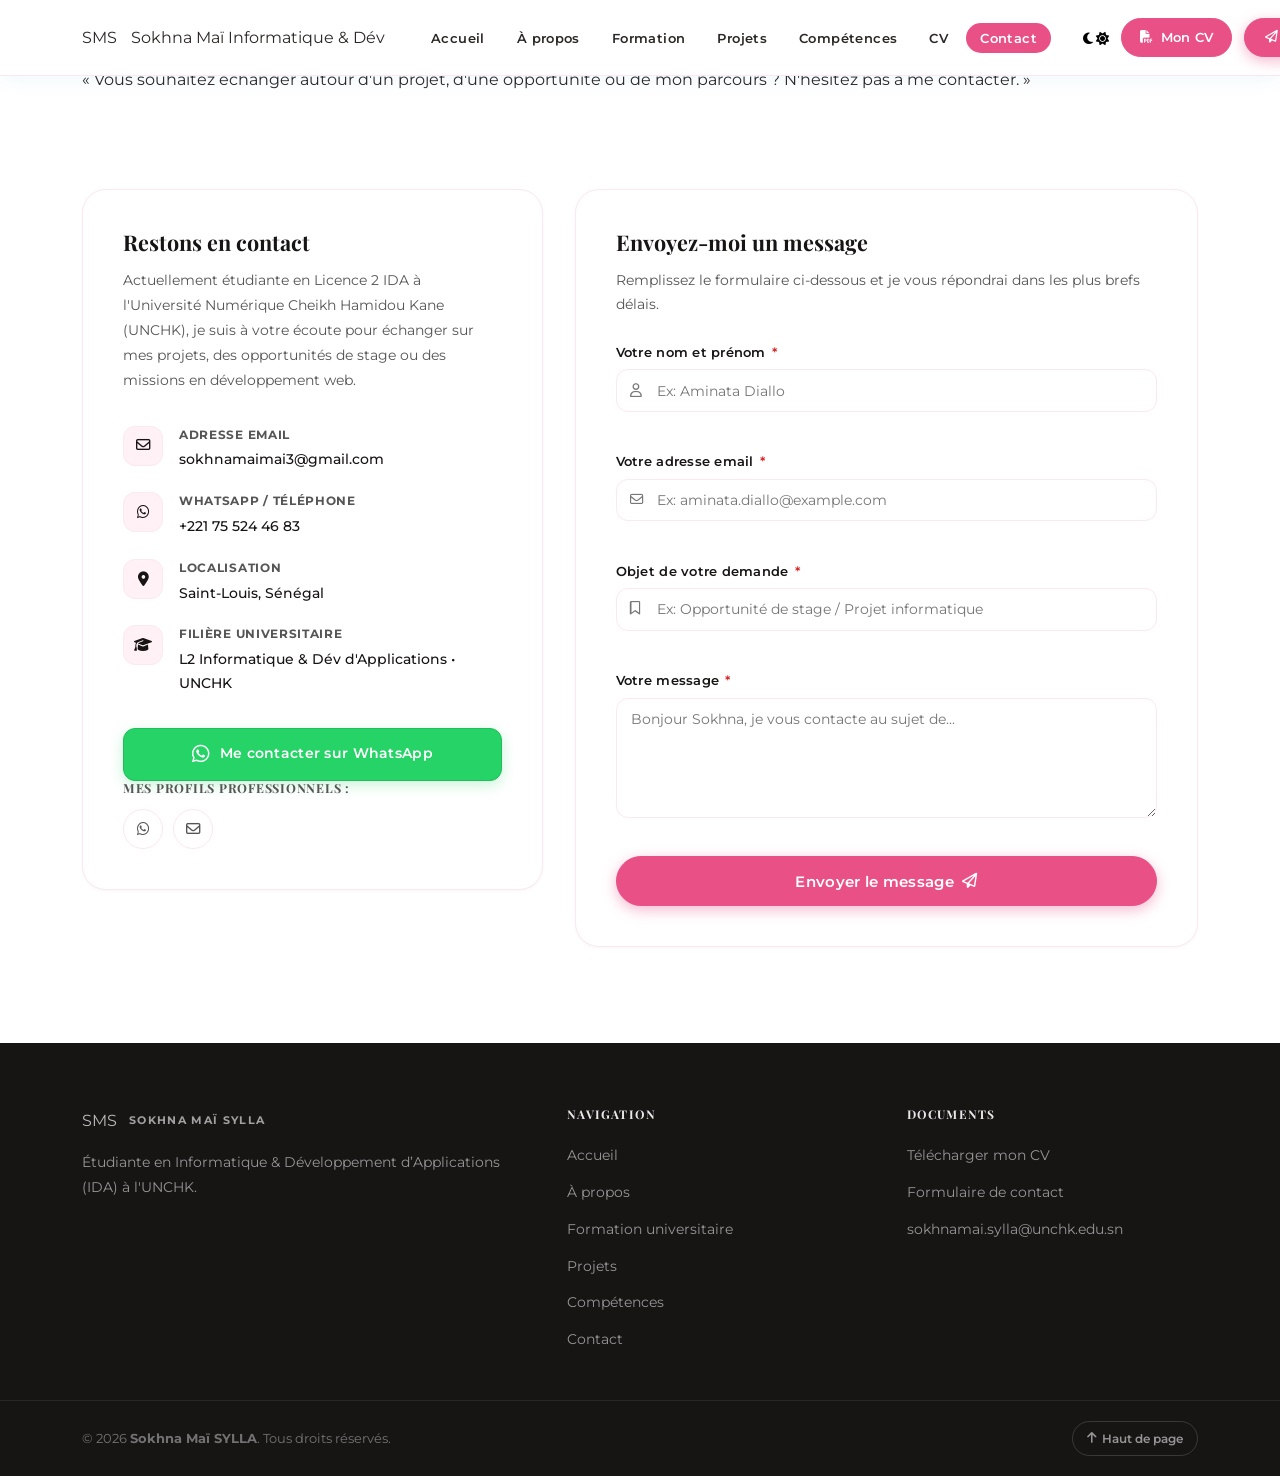
<file: pages/contact.html>
<!DOCTYPE html>
<html lang="fr" data-theme="light">

<head>
    <meta charset="UTF-8">
    <meta name="viewport" content="width=device-width, initial-scale=1.0">
    <meta http-equiv="X-UA-Compatible" content="IE=edge">

    <title>Contact | Sokhna Maï SYLLA — Étudiante en Informatique & Dév</title>
    <meta name="description"
        content="Contactez Sokhna Maï SYLLA, étudiante en Licence 2 IDA à l'UNCHK, pour toute opportunité professionnelle, stage ou projet en développement informatique.">

    <!-- Google Fonts : Playfair Display + Montserrat -->
    <link rel="preconnect" href="https://fonts.googleapis.com">
    <link rel="preconnect" href="https://fonts.gstatic.com" crossorigin>
    <link
        href="https://fonts.googleapis.com/css2?family=Montserrat:ital,wght@0,300;0,400;0,500;0,600;0,700;0,800;1,400&family=Playfair+Display:ital,wght@0,500;0,600;0,700;0,800;1,600&display=swap"
        rel="stylesheet">

    <!-- Font Awesome Icons -->
    <link rel="stylesheet" href="https://cdnjs.cloudflare.com/ajax/libs/font-awesome/6.5.1/css/all.min.css"
        integrity="sha512-DTOQO9RWCH3ppGqcWaEA1BIZOC6xxalwEsw9c2QQeAIftl+Vegovlnee1c9QX4TctnWMn13TZye+giMm8e2LwA=="
        crossorigin="anonymous" referrerpolicy="no-referrer" />

    <!-- CSS -->
    <link rel="stylesheet" href="../css/style.css">
</head>

<body>

    <!-- NAVBAR -->
    <header class="site-header" id="siteHeader">
        <nav class="navbar container" aria-label="Navigation principale">
            <a href="../index.html" class="navbar-brand" aria-label="Accueil Sokhna Maï SYLLA">
                <span class="brand-badge">SMS</span>
                <span class="brand-text">
                    <span class="brand-name">Sokhna Maï</span>
                    <span class="brand-sub">Informatique & Dév</span>
                </span>
            </a>

            <div class="navbar-menu" id="navbarMenu">
                <ul class="nav-links">
                    <li><a href="../index.html" class="nav-link">Accueil</a></li>
                    <li><a href="apropos.html" class="nav-link">À propos</a></li>
                    <li><a href="formation.html" class="nav-link">Formation</a></li>
                    <li><a href="projets.html" class="nav-link">Projets</a></li>
                    <li><a href="competences.html" class="nav-link">Compétences</a></li>
                    <li><a href="../assets/CV_Sokhna_Mai_SYLLA.pdf" class="nav-link" target="_blank" download="CV_Sokhna_Mai_SYLLA.pdf">CV</a></li>
                    <li><a href="contact.html" class="nav-link active">Contact</a></li>
                </ul>

                <div class="nav-cta-mobile">
                    <a href="../assets/CV_Sokhna_Mai_SYLLA.pdf" class="btn btn-secondary btn-sm" target="_blank" download="CV_Sokhna_Mai_SYLLA.pdf">
                        <i class="fa-solid fa-download" aria-hidden="true"></i>
                        <span>Télécharger mon CV</span>
                    </a>
                    <a href="contact.html" class="btn btn-primary btn-sm">
                        <i class="fa-regular fa-paper-plane" aria-hidden="true"></i>
                        <span>Me contacter</span>
                    </a>
                </div>
            </div>

            <div class="navbar-actions">
                <button type="button" class="theme-toggle-btn" id="themeToggle" aria-label="Changer le thème"
                    title="Basculer entre mode clair et mode sombre">
                    <i class="fa-solid fa-moon theme-icon-dark" aria-hidden="true"></i>
                    <i class="fa-solid fa-sun theme-icon-light" aria-hidden="true"></i>
                </button>

                <a href="../assets/CV_Sokhna_Mai_SYLLA.pdf" class="btn btn-secondary btn-sm nav-cv-btn"
                    target="_blank" download="CV_Sokhna_Mai_SYLLA.pdf" title="Télécharger mon CV (PDF)">
                    <i class="fa-solid fa-file-pdf" aria-hidden="true"></i>
                    <span>Mon CV</span>
                </a>

                <a href="contact.html" class="btn btn-primary btn-sm nav-cta-desktop">
                    <i class="fa-regular fa-paper-plane" aria-hidden="true"></i>
                    <span>Contact</span>
                </a>

                <button type="button" class="navbar-hamburger" id="navbarToggle" aria-expanded="false"
                    aria-controls="navbarMenu" aria-label="Ouvrir le menu">
                    <span class="bar"></span>
                    <span class="bar"></span>
                    <span class="bar"></span>
                </button>
            </div>
        </nav>
    </header>

    <main id="main-content">

        <!-- EN-TÊTE DE PAGE -->
        <header class="page-intro-header">
            <div class="container">
                <div class="breadcrumbs">
                    <a href="../index.html">Accueil</a>
                    <i class="fa-solid fa-chevron-right"></i>
                    <span>Contact & Coordonnées</span>
                </div>
                <h1 class="page-intro-title">Me <span class="gradient-text">Contacter</span></h1>
                <p class="page-intro-desc">
                    « Vous souhaitez échanger autour d'un projet, d'une opportunité ou de mon parcours ? N'hésitez pas à me contacter. »
                </p>
            </div>
        </header>

        <!-- SECTION CONTACT COMPLÈTE -->
        <section class="section-block">
            <div class="container">

                <div class="contact-layout-grid">
                    <!-- Colonne 1 : Coordonnées Directes -->
                    <div class="contact-info-col">
                        <div class="contact-card">
                            <h2 class="contact-col-title">Restons en contact</h2>
                            <p class="contact-col-desc">
                                Actuellement étudiante en Licence 2 IDA à l'Université Numérique Cheikh Hamidou Kane (UNCHK), je suis à votre écoute pour échanger sur mes projets, des opportunités de stage ou des missions en développement web.
                            </p>

                            <div class="contact-methods-list">
                                <!-- Email -->
                                <div class="contact-item">
                                    <div class="contact-item-icon">
                                        <i class="fa-regular fa-envelope"></i>
                                    </div>
                                    <div class="contact-item-details">
                                        <span class="contact-item-label">Adresse Email</span>
                                        <a href="mailto:sokhnamaimai3@gmail.com" class="contact-item-val">
                                            sokhnamaimai3@gmail.com
                                        </a>
                                    </div>
                                </div>

                                <!-- WhatsApp -->
                                <div class="contact-item">
                                    <div class="contact-item-icon">
                                        <i class="fa-brands fa-whatsapp"></i>
                                    </div>
                                    <div class="contact-item-details">
                                        <span class="contact-item-label">WhatsApp / Téléphone</span>
                                        <a href="https://wa.me/221755244683" target="_blank" rel="noopener noreferrer" class="contact-item-val">
                                            +221 75 524 46 83
                                        </a>
                                    </div>
                                </div>

                                <!-- Localisation -->
                                <div class="contact-item">
                                    <div class="contact-item-icon">
                                        <i class="fa-solid fa-location-dot"></i>
                                    </div>
                                    <div class="contact-item-details">
                                        <span class="contact-item-label">Localisation</span>
                                        <span class="contact-item-val">Saint-Louis, Sénégal</span>
                                    </div>
                                </div>

                                <!-- Formation actuelle -->
                                <div class="contact-item">
                                    <div class="contact-item-icon">
                                        <i class="fa-solid fa-graduation-cap"></i>
                                    </div>
                                    <div class="contact-item-details">
                                        <span class="contact-item-label">Filière Universitaire</span>
                                        <span class="contact-item-val">L2 Informatique &amp; Dév d'Applications &bull; UNCHK</span>
                                    </div>
                                </div>
                            </div>

                            <div style="margin-top: 1.5rem;">
                                <a href="https://wa.me/221755244683" target="_blank" rel="noopener noreferrer" class="btn btn-whatsapp" style="width: 100%; display: flex; justify-content: center; align-items: center; gap: 0.6rem; padding: 0.85rem 1.5rem; border-radius: var(--radius-md); text-decoration: none;">
                                    <i class="fa-brands fa-whatsapp" style="font-size: 1.25rem;"></i>
                                    <span>Me contacter sur WhatsApp</span>
                                </a>
                            </div>

                            <!-- Réseaux Sociaux -->
                            <div class="contact-socials-box">
                                <h3 class="socials-box-title">Mes profils professionnels :</h3>
                                <div class="social-links-row">
                                    <a href="https://wa.me/221755244683" target="_blank" rel="noopener noreferrer"
                                        class="social-circle-btn" aria-label="WhatsApp de Sokhna Maï SYLLA">
                                        <i class="fa-brands fa-whatsapp"></i>
                                    </a>
                                    <a href="mailto:sokhnamaimai3@gmail.com" class="social-circle-btn" aria-label="Envoyer un e-mail">
                                        <i class="fa-regular fa-envelope"></i>
                                    </a>
                                </div>
                            </div>
                        </div>
                    </div>

                    <!-- Colonne 2 : Formulaire de Contact -->
                    <div class="contact-form-col">
                        <div class="contact-form-card">
                            <h2 class="contact-col-title">Envoyez-moi un message</h2>
                            <p style="font-size: 0.9rem; color: var(--text-muted); margin-bottom: 1.5rem;">
                                Remplissez le formulaire ci-dessous et je vous répondrai dans les plus brefs délais.
                            </p>

                            <form id="contactForm" class="contact-form" novalidate>
                                <div class="form-feedback" id="formFeedback" role="alert" aria-live="polite"></div>

                                <div class="form-group">
                                    <label for="contactName" class="form-label">Votre nom et prénom <span class="required">*</span></label>
                                    <div class="input-icon-wrap">
                                        <i class="fa-regular fa-user input-icon"></i>
                                        <input type="text" id="contactName" name="name" class="form-input" placeholder="Ex: Aminata Diallo" required>
                                    </div>
                                    <span class="field-error" id="nameError"></span>
                                </div>

                                <div class="form-group">
                                    <label for="contactEmail" class="form-label">Votre adresse email <span class="required">*</span></label>
                                    <div class="input-icon-wrap">
                                        <i class="fa-regular fa-envelope input-icon"></i>
                                        <input type="email" id="contactEmail" name="email" class="form-input" placeholder="Ex: aminata.diallo@example.com" required>
                                    </div>
                                    <span class="field-error" id="emailError"></span>
                                </div>

                                <div class="form-group">
                                    <label for="contactSubject" class="form-label">Objet de votre demande <span class="required">*</span></label>
                                    <div class="input-icon-wrap">
                                        <i class="fa-regular fa-bookmark input-icon"></i>
                                        <input type="text" id="contactSubject" name="subject" class="form-input" placeholder="Ex: Opportunité de stage / Projet informatique" required>
                                    </div>
                                    <span class="field-error" id="subjectError"></span>
                                </div>

                                <div class="form-group">
                                    <label for="contactMessage" class="form-label">Votre message <span class="required">*</span></label>
                                    <textarea id="contactMessage" name="message" class="form-textarea" rows="5" placeholder="Bonjour Sokhna, je vous contacte au sujet de..." required></textarea>
                                    <span class="field-error" id="messageError"></span>
                                </div>

                                <button type="submit" class="btn btn-primary btn-lg w-100" id="submitBtn">
                                    <span>Envoyer le message</span>
                                    <i class="fa-regular fa-paper-plane" aria-hidden="true"></i>
                                </button>
                            </form>
                        </div>
                    </div>
                </div>

            </div>
        </section>

    </main>

    <!-- FOOTER -->
    <footer class="site-footer">
        <div class="container footer-grid">
            <div class="footer-brand-col">
                <a href="../index.html" class="footer-logo">
                    <span class="brand-badge">SMS</span>
                    <span class="brand-name">SOKHNA MAÏ SYLLA</span>
                </a>
                <p class="footer-bio-short">
                    Étudiante en Informatique & Développement d’Applications (IDA) à l'UNCHK.
                </p>
            </div>

            <div class="footer-links-col">
                <h4 class="footer-col-title">Navigation</h4>
                <ul class="footer-nav-list">
                    <li><a href="../index.html">Accueil</a></li>
                    <li><a href="apropos.html">À propos</a></li>
                    <li><a href="formation.html">Formation universitaire</a></li>
                    <li><a href="projets.html">Projets</a></li>
                    <li><a href="competences.html">Compétences</a></li>
                    <li><a href="contact.html">Contact</a></li>
                </ul>
            </div>

            <div class="footer-links-col">
                <h4 class="footer-col-title">Documents</h4>
                <ul class="footer-nav-list">
                    <li><a href="../assets/CV_Sokhna_Mai_SYLLA.pdf" target="_blank" download="CV_Sokhna_Mai_SYLLA.pdf">Télécharger mon CV</a></li>
                    <li><a href="contact.html">Formulaire de contact</a></li>
                    <li><a href="mailto:sokhnamai.sylla@unchk.edu.sn">sokhnamai.sylla@unchk.edu.sn</a></li>
                </ul>
            </div>
        </div>

        <div class="footer-bottom-bar">
            <div class="container footer-bottom-inner">
                <p class="copyright-p">&copy; 2026 <strong>Sokhna Maï SYLLA</strong>. Tous droits réservés.</p>
                <div class="footer-back-to-top">
                    <a href="#main-content" class="back-to-top-btn"><i class="fa-solid fa-arrow-up"></i> Haut de page</a>
                </div>
            </div>
        </div>
    </footer>

    <script src="../js/script.js" defer></script>
</body>

</html>
</file>
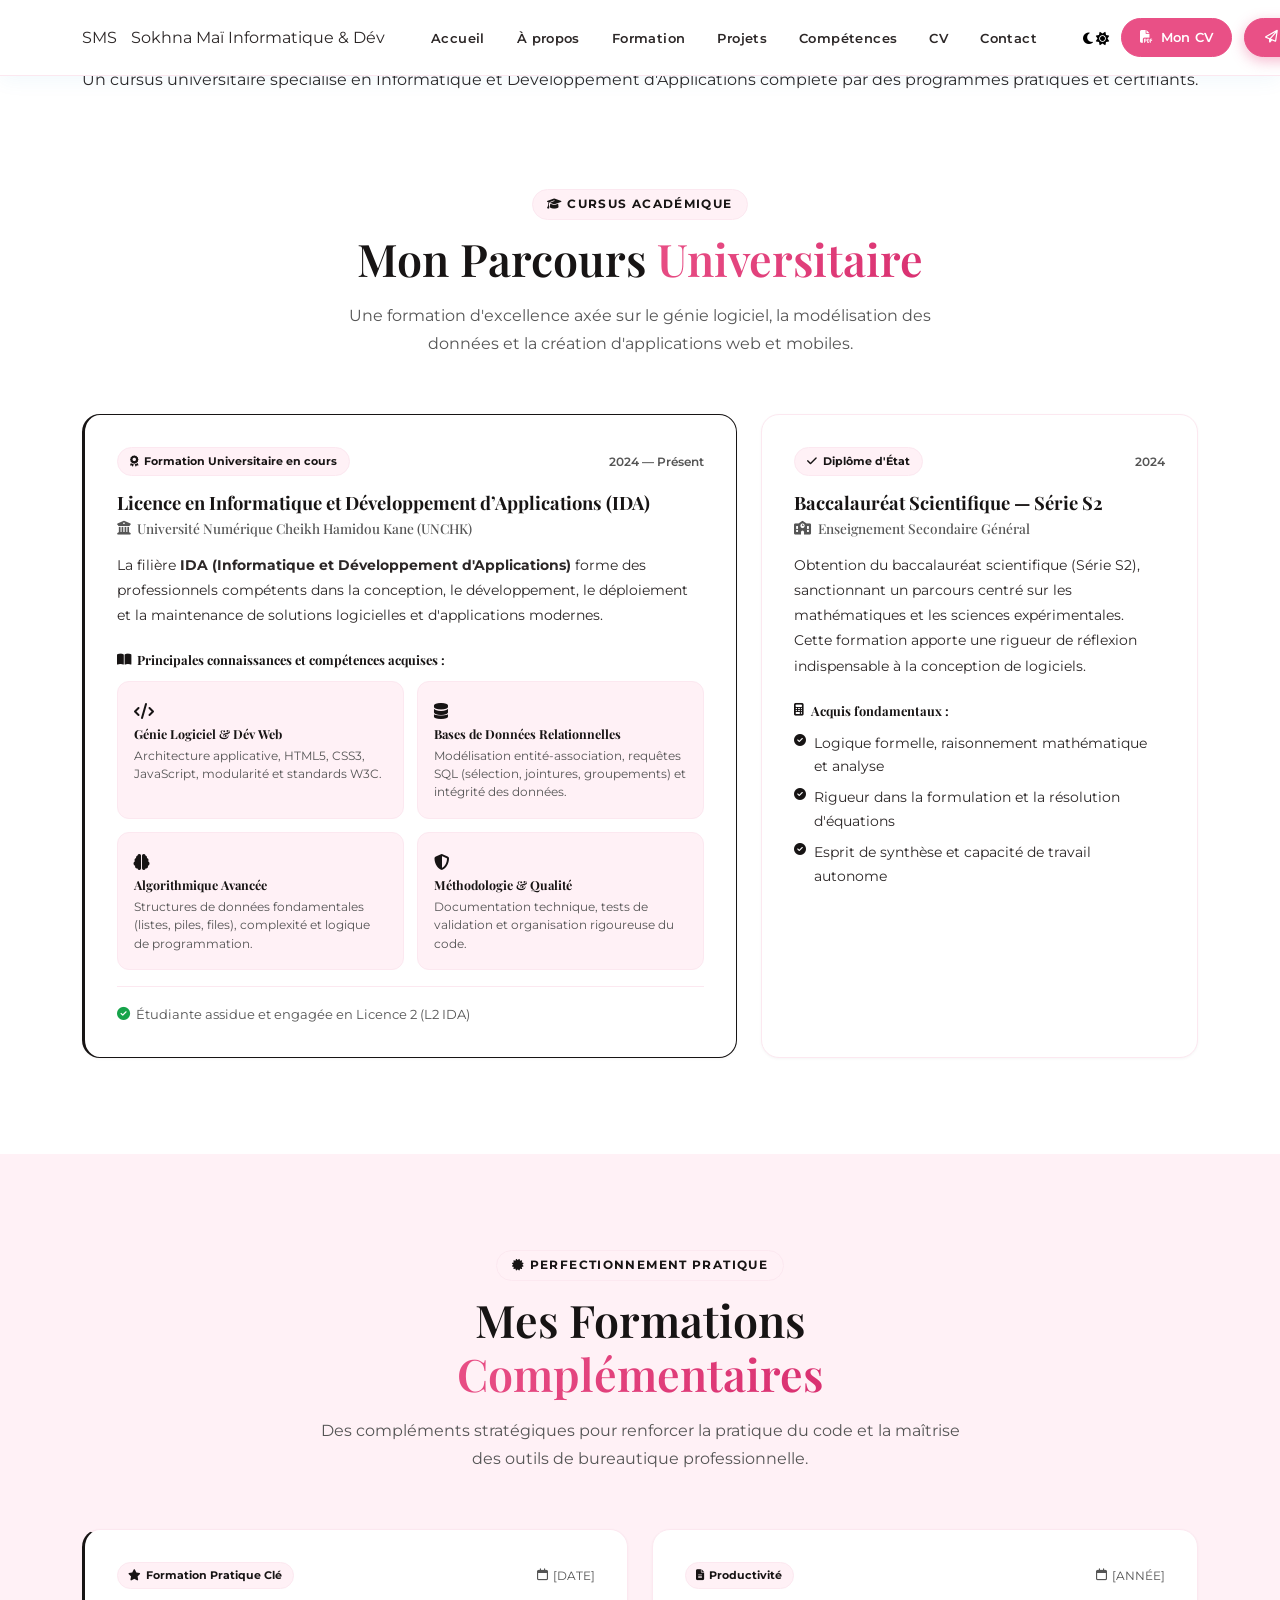
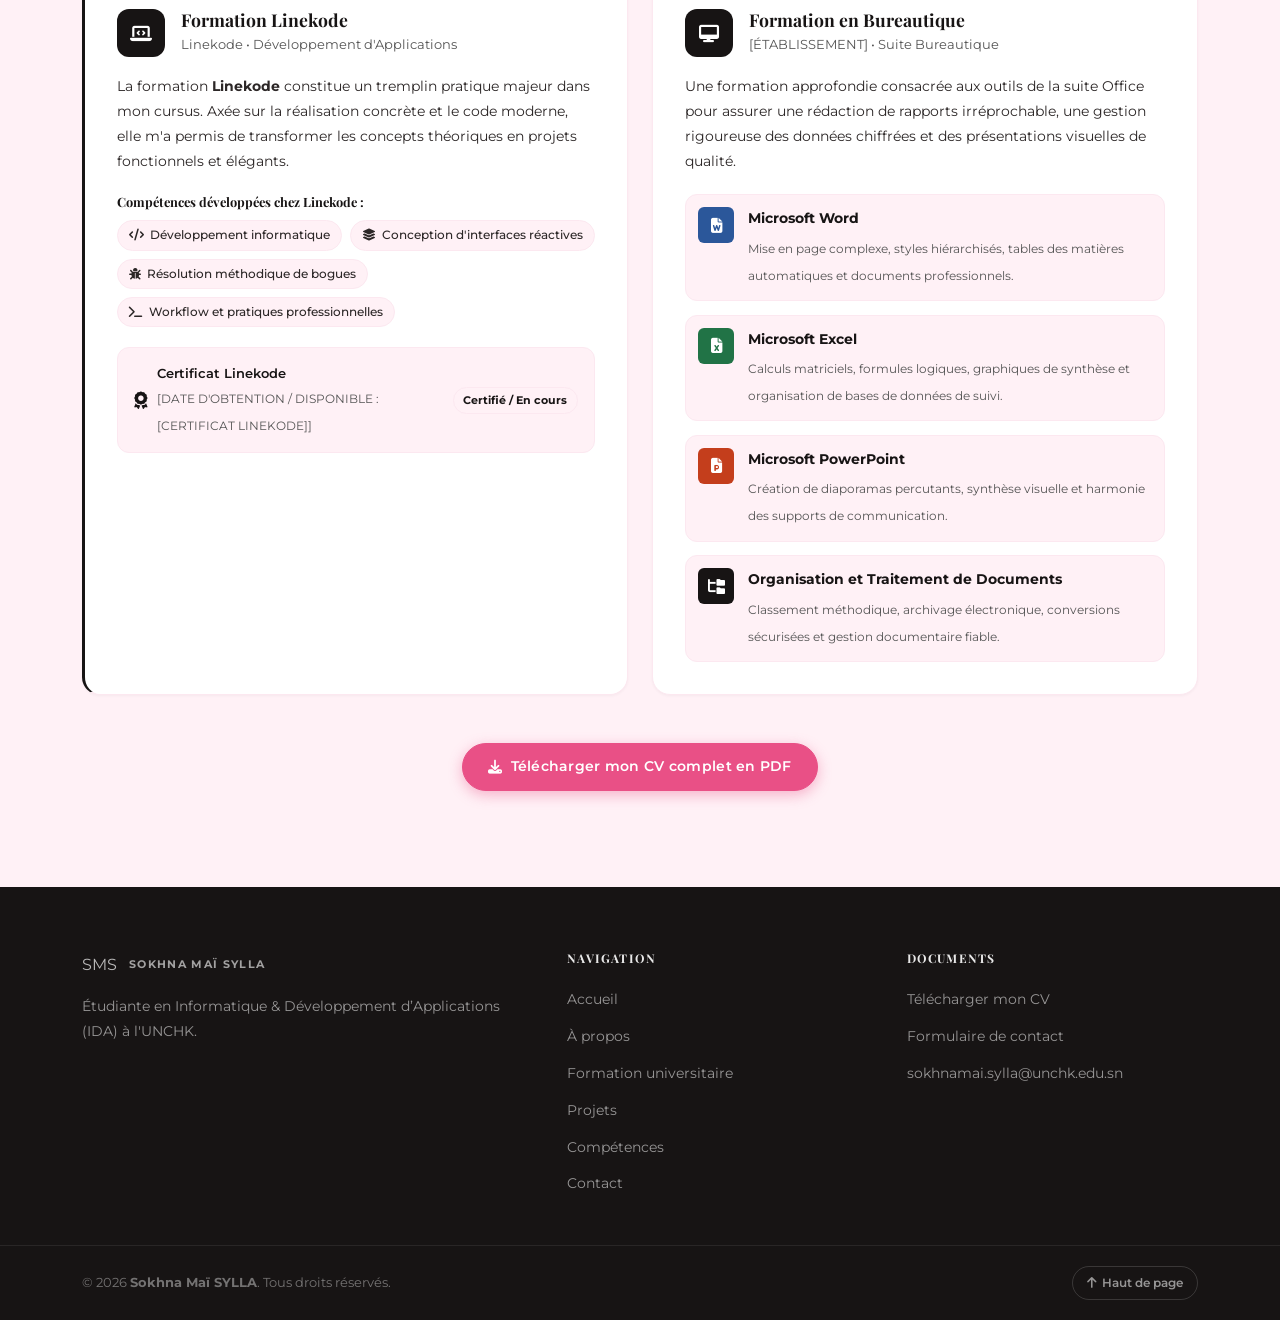
<file: pages/formation.html>
<!DOCTYPE html>
<html lang="fr" data-theme="light">

<head>
    <meta charset="UTF-8">
    <meta name="viewport" content="width=device-width, initial-scale=1.0">
    <meta http-equiv="X-UA-Compatible" content="IE=edge">

    <title>Formations | Sokhna Maï SYLLA — Étudiante en Informatique & Dév</title>
    <meta name="description"
        content="Cursus universitaire et formations complémentaires de Sokhna Maï SYLLA : Licence 2 IDA à l'UNCHK, Bac S2, Formation Linekode et Bureautique.">

    <!-- Google Fonts : Playfair Display + Montserrat -->
    <link rel="preconnect" href="https://fonts.googleapis.com">
    <link rel="preconnect" href="https://fonts.gstatic.com" crossorigin>
    <link
        href="https://fonts.googleapis.com/css2?family=Montserrat:ital,wght@0,300;0,400;0,500;0,600;0,700;0,800;1,400&family=Playfair+Display:ital,wght@0,500;0,600;0,700;0,800;1,600&display=swap"
        rel="stylesheet">

    <!-- Font Awesome Icons -->
    <link rel="stylesheet" href="https://cdnjs.cloudflare.com/ajax/libs/font-awesome/6.5.1/css/all.min.css"
        integrity="sha512-DTOQO9RWCH3ppGqcWaEA1BIZOC6xxalwEsw9c2QQeAIftl+Vegovlnee1c9QX4TctnWMn13TZye+giMm8e2LwA=="
        crossorigin="anonymous" referrerpolicy="no-referrer" />

    <!-- CSS -->
    <link rel="stylesheet" href="../css/style.css">
</head>

<body>

    <!-- NAVBAR -->
    <header class="site-header" id="siteHeader">
        <nav class="navbar container" aria-label="Navigation principale">
            <a href="../index.html" class="navbar-brand" aria-label="Accueil Sokhna Maï SYLLA">
                <span class="brand-badge">SMS</span>
                <span class="brand-text">
                    <span class="brand-name">Sokhna Maï</span>
                    <span class="brand-sub">Informatique & Dév</span>
                </span>
            </a>

            <div class="navbar-menu" id="navbarMenu">
                <ul class="nav-links">
                    <li><a href="../index.html" class="nav-link">Accueil</a></li>
                    <li><a href="apropos.html" class="nav-link">À propos</a></li>
                    <li><a href="formation.html" class="nav-link active">Formation</a></li>
                    <li><a href="projets.html" class="nav-link">Projets</a></li>
                    <li><a href="competences.html" class="nav-link">Compétences</a></li>
                    <li><a href="../assets/CV_Sokhna_Mai_SYLLA.pdf" class="nav-link" target="_blank" download="CV_Sokhna_Mai_SYLLA.pdf">CV</a></li>
                    <li><a href="contact.html" class="nav-link">Contact</a></li>
                </ul>

                <div class="nav-cta-mobile">
                    <a href="../assets/CV_Sokhna_Mai_SYLLA.pdf" class="btn btn-secondary btn-sm" target="_blank" download="CV_Sokhna_Mai_SYLLA.pdf">
                        <i class="fa-solid fa-download" aria-hidden="true"></i>
                        <span>Télécharger mon CV</span>
                    </a>
                    <a href="contact.html" class="btn btn-primary btn-sm">
                        <i class="fa-regular fa-paper-plane" aria-hidden="true"></i>
                        <span>Me contacter</span>
                    </a>
                </div>
            </div>

            <div class="navbar-actions">
                <button type="button" class="theme-toggle-btn" id="themeToggle" aria-label="Changer le thème"
                    title="Basculer entre mode clair et mode sombre">
                    <i class="fa-solid fa-moon theme-icon-dark" aria-hidden="true"></i>
                    <i class="fa-solid fa-sun theme-icon-light" aria-hidden="true"></i>
                </button>

                <a href="../assets/CV_Sokhna_Mai_SYLLA.pdf" class="btn btn-secondary btn-sm nav-cv-btn"
                    target="_blank" download="CV_Sokhna_Mai_SYLLA.pdf" title="Télécharger mon CV (PDF)">
                    <i class="fa-solid fa-file-pdf" aria-hidden="true"></i>
                    <span>Mon CV</span>
                </a>

                <a href="contact.html" class="btn btn-primary btn-sm nav-cta-desktop">
                    <i class="fa-regular fa-paper-plane" aria-hidden="true"></i>
                    <span>Contact</span>
                </a>

                <button type="button" class="navbar-hamburger" id="navbarToggle" aria-expanded="false"
                    aria-controls="navbarMenu" aria-label="Ouvrir le menu">
                    <span class="bar"></span>
                    <span class="bar"></span>
                    <span class="bar"></span>
                </button>
            </div>
        </nav>
    </header>

    <main id="main-content">

        <!-- EN-TÊTE DE PAGE -->
        <header class="page-intro-header">
            <div class="container">
                <div class="breadcrumbs">
                    <a href="../index.html">Accueil</a>
                    <i class="fa-solid fa-chevron-right"></i>
                    <span>Formations universitaires & complémentaires</span>
                </div>
                <h1 class="page-intro-title">Mes <span class="gradient-text">Formations</span></h1>
                <p class="page-intro-desc">
                    Un cursus universitaire spécialisé en Informatique et Développement d'Applications complété par des programmes pratiques et certifiants.
                </p>
            </div>
        </header>

        <!-- 1. PARCOURS UNIVERSITAIRE DÉTAILLÉ -->
        <section class="section-block">
            <div class="container">
                <div class="section-header text-center">
                    <span class="section-tag"><i class="fa-solid fa-graduation-cap"></i> Cursus Académique</span>
                    <h2 class="section-title">Mon Parcours <span class="gradient-text">Universitaire</span></h2>
                    <p class="section-subtitle">
                        Une formation d'excellence axée sur le génie logiciel, la modélisation des données et la création d'applications web et mobiles.
                    </p>
                </div>

                <div class="academic-highlight-grid">
                    <!-- UNCHK L2 IDA -->
                    <div class="academic-card featured">
                        <div class="academic-badge-row">
                            <span class="academic-badge"><i class="fa-solid fa-award"></i> Formation Universitaire en cours</span>
                            <span class="academic-period">2024 — Présent</span>
                        </div>
                        <h3 class="academic-degree">Licence en Informatique et Développement d’Applications (IDA)</h3>
                        <h4 class="academic-institution">
                            <i class="fa-solid fa-university"></i> Université Numérique Cheikh Hamidou Kane (UNCHK)
                        </h4>
                        <p class="academic-desc">
                            La filière <strong>IDA (Informatique et Développement d'Applications)</strong> forme des professionnels compétents dans la conception, le développement, le déploiement et la maintenance de solutions logicielles et d'applications modernes.
                        </p>

                        <div class="academic-pillars">
                            <h5 class="pillars-title"><i class="fa-solid fa-book-open"></i> Principales connaissances et compétences acquises :</h5>
                            <div class="pillars-grid">
                                <div class="pillar-box">
                                    <i class="fa-solid fa-code"></i>
                                    <h6>Génie Logiciel & Dév Web</h6>
                                    <p>Architecture applicative, HTML5, CSS3, JavaScript, modularité et standards W3C.</p>
                                </div>
                                <div class="pillar-box">
                                    <i class="fa-solid fa-database"></i>
                                    <h6>Bases de Données Relationnelles</h6>
                                    <p>Modélisation entité-association, requêtes SQL (sélection, jointures, groupements) et intégrité des données.</p>
                                </div>
                                <div class="pillar-box">
                                    <i class="fa-solid fa-brain"></i>
                                    <h6>Algorithmique Avancée</h6>
                                    <p>Structures de données fondamentales (listes, piles, files), complexité et logique de programmation.</p>
                                </div>
                                <div class="pillar-box">
                                    <i class="fa-solid fa-shield-halved"></i>
                                    <h6>Méthodologie & Qualité</h6>
                                    <p>Documentation technique, tests de validation et organisation rigoureuse du code.</p>
                                </div>
                            </div>
                        </div>

                        <div class="academic-footer">
                            <span class="academic-status-text">
                                <i class="fa-solid fa-circle-check text-success"></i> Étudiante assidue et engagée en Licence 2 (L2 IDA)
                            </span>
                        </div>
                    </div>

                    <!-- Baccalauréat Scientifique S2 -->
                    <div class="academic-card">
                        <div class="academic-badge-row">
                            <span class="academic-badge"><i class="fa-solid fa-check"></i> Diplôme d'État</span>
                            <span class="academic-period">2024</span>
                        </div>
                        <h3 class="academic-degree">Baccalauréat Scientifique — Série S2</h3>
                        <h4 class="academic-institution">
                            <i class="fa-solid fa-school"></i> Enseignement Secondaire Général
                        </h4>
                        <p class="academic-desc">
                            Obtention du baccalauréat scientifique (Série S2), sanctionnant un parcours centré sur les mathématiques et les sciences expérimentales. Cette formation apporte une rigueur de réflexion indispensable à la conception de logiciels.
                        </p>

                        <div class="academic-pillars">
                            <h5 class="pillars-title"><i class="fa-solid fa-calculator"></i> Acquis fondamentaux :</h5>
                            <ul class="academic-checklist">
                                <li><i class="fa-solid fa-check-circle"></i> Logique formelle, raisonnement mathématique et analyse</li>
                                <li><i class="fa-solid fa-check-circle"></i> Rigueur dans la formulation et la résolution d'équations</li>
                                <li><i class="fa-solid fa-check-circle"></i> Esprit de synthèse et capacité de travail autonome</li>
                            </ul>
                        </div>
                    </div>
                </div>
            </div>
        </section>

        <!-- 2. FORMATIONS COMPLÉMENTAIRES (LINEKODE & BUREAUTIQUE) -->
        <section class="section-block bg-subtle" id="complementaires">
            <div class="container">
                <div class="section-header text-center">
                    <span class="section-tag"><i class="fa-solid fa-certificate"></i> Perfectionnement Pratique</span>
                    <h2 class="section-title">Mes Formations <span class="gradient-text">Complémentaires</span></h2>
                    <p class="section-subtitle">
                        Des compléments stratégiques pour renforcer la pratique du code et la maîtrise des outils de bureautique professionnelle.
                    </p>
                </div>

                <div class="complementary-grid">
                    <!-- Formation Linekode -->
                    <div class="complementary-card featured-border">
                        <div class="comp-badge-top">
                            <span class="comp-tag"><i class="fa-solid fa-star"></i> Formation Pratique Clé</span>
                            <span class="comp-date"><i class="fa-regular fa-calendar"></i> [DATE]</span>
                        </div>
                        <div class="comp-header">
                            <div class="comp-icon-wrapper">
                                <i class="fa-solid fa-laptop-code"></i>
                            </div>
                            <div>
                                <h3 class="comp-title">Formation Linekode</h3>
                                <span class="comp-provider">Linekode &bull; Développement d'Applications</span>
                            </div>
                        </div>
                        <p class="comp-desc">
                            La formation <strong>Linekode</strong> constitue un tremplin pratique majeur dans mon cursus. Axée sur la réalisation concrète et le code moderne, elle m'a permis de transformer les concepts théoriques en projets fonctionnels et élégants.
                        </p>

                        <div class="comp-skills-section">
                            <h4 class="comp-skills-title">Compétences développées chez Linekode :</h4>
                            <div class="comp-skills-tags">
                                <span class="skill-pill"><i class="fa-solid fa-code"></i> Développement informatique</span>
                                <span class="skill-pill"><i class="fa-solid fa-layer-group"></i> Conception d'interfaces réactives</span>
                                <span class="skill-pill"><i class="fa-solid fa-bug"></i> Résolution méthodique de bogues</span>
                                <span class="skill-pill"><i class="fa-solid fa-terminal"></i> Workflow et pratiques professionnelles</span>
                            </div>
                        </div>

                        <div class="comp-cert-box">
                            <div class="cert-info">
                                <i class="fa-solid fa-award cert-icon"></i>
                                <div>
                                    <span class="cert-title">Certificat Linekode</span>
                                    <span class="cert-meta">[DATE D'OBTENTION / DISPONIBLE : [CERTIFICAT LINEKODE]]</span>
                                </div>
                            </div>
                            <span class="badge-status-neutral">Certifié / En cours</span>
                        </div>
                    </div>

                    <!-- Formation en Bureautique -->
                    <div class="complementary-card">
                        <div class="comp-badge-top">
                            <span class="comp-tag"><i class="fa-solid fa-file-lines"></i> Productivité</span>
                            <span class="comp-date"><i class="fa-regular fa-calendar"></i> [ANNÉE]</span>
                        </div>
                        <div class="comp-header">
                            <div class="comp-icon-wrapper">
                                <i class="fa-solid fa-desktop"></i>
                            </div>
                            <div>
                                <h3 class="comp-title">Formation en Bureautique</h3>
                                <span class="comp-provider">[ÉTABLISSEMENT] &bull; Suite Bureautique</span>
                            </div>
                        </div>
                        <p class="comp-desc">
                            Une formation approfondie consacrée aux outils de la suite Office pour assurer une rédaction de rapports irréprochable, une gestion rigoureuse des données chiffrées et des présentations visuelles de qualité.
                        </p>

                        <div class="bureautique-tools-list">
                            <div class="b-tool-item">
                                <div class="b-tool-icon doc"><i class="fa-solid fa-file-word"></i></div>
                                <div class="b-tool-info">
                                    <strong>Microsoft Word</strong>
                                    <span>Mise en page complexe, styles hiérarchisés, tables des matières automatiques et documents professionnels.</span>
                                </div>
                            </div>

                            <div class="b-tool-item">
                                <div class="b-tool-icon sheet"><i class="fa-solid fa-file-excel"></i></div>
                                <div class="b-tool-info">
                                    <strong>Microsoft Excel</strong>
                                    <span>Calculs matriciels, formules logiques, graphiques de synthèse et organisation de bases de données de suivi.</span>
                                </div>
                            </div>

                            <div class="b-tool-item">
                                <div class="b-tool-icon pres"><i class="fa-solid fa-file-powerpoint"></i></div>
                                <div class="b-tool-info">
                                    <strong>Microsoft PowerPoint</strong>
                                    <span>Création de diaporamas percutants, synthèse visuelle et harmonie des supports de communication.</span>
                                </div>
                            </div>

                            <div class="b-tool-item">
                                <div class="b-tool-icon tools"><i class="fa-solid fa-folder-tree"></i></div>
                                <div class="b-tool-info">
                                    <strong>Organisation et Traitement de Documents</strong>
                                    <span>Classement méthodique, archivage électronique, conversions sécurisées et gestion documentaire fiable.</span>
                                </div>
                            </div>
                        </div>
                    </div>
                </div>

                <div class="text-center mt-4">
                    <a href="../assets/CV_Sokhna_Mai_SYLLA.pdf" class="btn btn-primary" target="_blank" download="CV_Sokhna_Mai_SYLLA.pdf">
                        <i class="fa-solid fa-download"></i>
                        <span>Télécharger mon CV complet en PDF</span>
                    </a>
                </div>
            </div>
        </section>

    </main>

    <!-- FOOTER -->
    <footer class="site-footer">
        <div class="container footer-grid">
            <div class="footer-brand-col">
                <a href="../index.html" class="footer-logo">
                    <span class="brand-badge">SMS</span>
                    <span class="brand-name">SOKHNA MAÏ SYLLA</span>
                </a>
                <p class="footer-bio-short">
                    Étudiante en Informatique & Développement d’Applications (IDA) à l'UNCHK.
                </p>
            </div>

            <div class="footer-links-col">
                <h4 class="footer-col-title">Navigation</h4>
                <ul class="footer-nav-list">
                    <li><a href="../index.html">Accueil</a></li>
                    <li><a href="apropos.html">À propos</a></li>
                    <li><a href="formation.html">Formation universitaire</a></li>
                    <li><a href="projets.html">Projets</a></li>
                    <li><a href="competences.html">Compétences</a></li>
                    <li><a href="contact.html">Contact</a></li>
                </ul>
            </div>

            <div class="footer-links-col">
                <h4 class="footer-col-title">Documents</h4>
                <ul class="footer-nav-list">
                    <li><a href="../assets/CV_Sokhna_Mai_SYLLA.pdf" target="_blank" download="CV_Sokhna_Mai_SYLLA.pdf">Télécharger mon CV</a></li>
                    <li><a href="contact.html">Formulaire de contact</a></li>
                    <li><a href="mailto:sokhnamai.sylla@unchk.edu.sn">sokhnamai.sylla@unchk.edu.sn</a></li>
                </ul>
            </div>
        </div>

        <div class="footer-bottom-bar">
            <div class="container footer-bottom-inner">
                <p class="copyright-p">&copy; 2026 <strong>Sokhna Maï SYLLA</strong>. Tous droits réservés.</p>
                <div class="footer-back-to-top">
                    <a href="#main-content" class="back-to-top-btn"><i class="fa-solid fa-arrow-up"></i> Haut de page</a>
                </div>
            </div>
        </div>
    </footer>

    <script src="../js/script.js" defer></script>
</body>

</html>
</file>
<file: css/style.css>
/* ==========================================================================
   PORTFOLIO PERSONNEL — SOKHNA MAÏ SYLLA
   Identité Visuelle : Rose Élégant · Noir Très Foncé · Blanc
   Typographie : Playfair Display (Logo & Accents) · Montserrat (Corps)
   Design : Moderne · Professionnel · Féminin · Lisible · Premium
   ========================================================================== */

/* --------------------------------------------------------------------------
   1. IMPORT GOOGLE FONTS — Playfair Display + Montserrat
   -------------------------------------------------------------------------- */
@import url('https://fonts.googleapis.com/css2?family=Montserrat:ital,wght@0,300;0,400;0,500;0,600;0,700;0,800;1,400&family=Playfair+Display:ital,wght@0,500;0,600;0,700;0,800;1,600&display=swap');

/* --------------------------------------------------------------------------
   2. VARIABLES CSS — PALETTE ROSE · NOIR TRÈS FONCÉ (#111111) · BLANC
   -------------------------------------------------------------------------- */
:root {
    /* Couleurs principales — PALETTE ROSE · NOIR (#171414) · BLANC (#FFFFFF) */
    --color-forest: #171414;
    /* Noir profond pour textes & contrastes */
    --color-forest-light: #2C2727;
    /* Noir secondaire adouci pour hover */
    --color-forest-muted: #444444;
    /* Noir adouci pour textes secondaires */
    --color-forest-pale: #FFF1F6;
    /* Rose très clair pour badges et cartes */
    --color-forest-accent: #E95086;
    /* Rose principal vif et élégant */
    --color-rose-subtle: #FCE8F0;
    /* Rose pastel clair chaleureux */

    /* Nuances de Rose */
    --color-beige-dark: #D92F70;
    /* Rose soutenu pour accents / liens actifs */
    --color-beige-main: #E95086;
    /* Rose principal élégant */
    --color-beige-light: #FCE8F0;
    /* Rose doux */
    --color-beige-pale: #FFF1F6;
    /* Blanc légèrement rosé */

    /* Navbar claire & raffinée */
    --color-nav-bg: #ffffff;
    /* Blanc pur */
    --color-nav-bg-hover: #FFF1F6;
    /* Teinte rose très douce au hover */
    --color-nav-border: #FCE8F0;
    /* Bordure subtile rose pastel */

    /* Fonds */
    --color-bg: #ffffff;
    /* Blanc pur dominant */
    --color-bg-subtle: #FFF1F6;
    /* Rose poudré très clair pour alternance */
    --color-bg-card: #ffffff;
    /* Cartes blanches pour contraste maximal */
    --color-bg-section: #FFF1F6;
    /* Sections alternées rose très discret */

    /* Textes */
    --text-primary: #171414;
    /* Noir profond pour les titres & textes clés */
    --text-secondary: #2C2727;
    /* Noir secondaire très lisible pour le corps */
    --text-muted: #555555;
    /* Texte secondaire toujours très contrasté */
    --text-light: #777777;
    /* Détails légers */
    --text-on-forest: #ffffff;
    /* Blanc sur fond noir */
    --text-on-accent: #ffffff;
    /* Blanc sur rose */

    /* Bordures */
    --color-border: #FCE8F0;
    /* Bordure fine et douce rose */
    --color-border-hover: #E95086;
    /* Bordure rose appuyée au survol */
    --color-border-focus: var(--color-forest);

    /* Fonctionnels */
    --color-success: #16a34a;
    --color-warning: #d97706;
    --color-danger: #dc2626;

    /* Typographies */
    --font-logo: 'Playfair Display', Georgia, serif;
    --font-heading: 'Playfair Display', Georgia, serif;
    --font-body: 'Montserrat', -apple-system, BlinkMacSystemFont, 'Segoe UI', sans-serif;

    /* Rayons */
    --radius-sm: 6px;
    --radius-md: 12px;
    --radius-lg: 18px;
    --radius-xl: 24px;
    --radius-full: 9999px;

    /* Ombres avec teinte noire et beige raffinée */
    --shadow-xs: 0 1px 3px rgba(0, 0, 0, 0.04);
    --shadow-sm: 0 2px 8px rgba(0, 0, 0, 0.06);
    --shadow-card: 0 4px 24px rgba(0, 0, 0, 0.06), 0 1px 4px rgba(0, 0, 0, 0.03);
    --shadow-hover: 0 12px 35px rgba(0, 0, 0, 0.12), 0 4px 12px rgba(0, 0, 0, 0.04);
    --shadow-nav: 0 2px 20px rgba(0, 0, 0, 0.04);

    /* Transitions */
    --transition-fast: 0.18s ease;
    --transition-base: 0.28s cubic-bezier(0.25, 0.46, 0.45, 0.94);
    --transition-smooth: 0.45s cubic-bezier(0.25, 0.46, 0.45, 0.94);

    --container-max: 1180px;
    --navbar-height: 76px;
}

/* --------------------------------------------------------------------------
   3. RESET & BASE
   -------------------------------------------------------------------------- */
*,
*::before,
*::after {
    box-sizing: border-box;
    margin: 0;
    padding: 0;
}

html {
    scroll-behavior: smooth;
    font-size: 16px;
    -webkit-text-size-adjust: 100%;
}

body {
    font-family: var(--font-body);
    font-size: 1rem;
    font-weight: 400;
    line-height: 1.7;
    color: var(--text-secondary);
    background-color: var(--color-bg);
    -webkit-font-smoothing: antialiased;
    -moz-osx-font-smoothing: grayscale;
    overflow-x: hidden;
}

img,
video {
    max-width: 100%;
    height: auto;
    display: block;
}

a {
    text-decoration: none;
    color: inherit;
    transition: color var(--transition-fast);
}

ul,
ol {
    list-style: none;
}

button {
    cursor: pointer;
    border: none;
    background: transparent;
    font-family: var(--font-body);
}

input,
textarea,
select {
    font-family: var(--font-body);
}

h1,
h2,
h3,
h4,
h5,
h6 {
    font-family: var(--font-heading);
    font-weight: 600;
    color: var(--text-primary);
    line-height: 1.2;
}

/* --------------------------------------------------------------------------
   4. UTILITAIRES
   -------------------------------------------------------------------------- */
.container {
    width: 100%;
    max-width: var(--container-max);
    margin: 0 auto;
    padding: 0 2rem;
}

.text-center {
    text-align: center;
}

.mt-4 {
    margin-top: 3rem;
}

.sr-only {
    position: absolute;
    width: 1px;
    height: 1px;
    overflow: hidden;
    clip: rect(0, 0, 0, 0);
    white-space: nowrap;
}

/* Gradient text noir & beige raffiné */
.gradient-text {
    background: linear-gradient(135deg, #E95086 0%, #D92F70 100%);
    -webkit-background-clip: text;
    -webkit-text-fill-color: transparent;
    background-clip: text;
}

/* --------------------------------------------------------------------------
   5. BOUTONS
   -------------------------------------------------------------------------- */
.btn {
    display: inline-flex;
    align-items: center;
    justify-content: center;
    gap: 0.5rem;
    padding: 0.7rem 1.6rem;
    border-radius: var(--radius-full);
    font-family: var(--font-body);
    font-size: 0.875rem;
    font-weight: 600;
    letter-spacing: 0.02em;
    transition: all var(--transition-base);
    white-space: nowrap;
    border: 1.5px solid transparent;
}

.btn-primary {
    background: var(--color-beige-main);
    color: #ffffff;
    border-color: var(--color-beige-main);
    box-shadow: 0 4px 14px rgba(233, 80, 134, 0.4);
}

.btn-primary:hover {
    background: var(--color-beige-dark);
    border-color: var(--color-beige-dark);
    transform: translateY(-1px);
    box-shadow: 0 6px 20px rgba(233, 80, 134, 0.5);
    color: #ffffff;
}

.btn-outline {
    background: #ffffff;
    color: var(--color-beige-main);
    border: 1.5px solid var(--color-beige-main);
}

.btn-outline:hover {
    background: var(--color-beige-main);
    color: #ffffff;
    transform: translateY(-1px);
    box-shadow: 0 6px 20px rgba(233, 80, 134, 0.3);
}

.btn-whatsapp {
    background: #25D366;
    color: #ffffff !important;
    border: 1.5px solid #20bd5a;
    font-weight: 600;
    box-shadow: 0 4px 14px rgba(37, 211, 102, 0.25);
}

.btn-whatsapp:hover {
    background: #20bd5a;
    border-color: #1da850;
    color: #ffffff !important;
    transform: translateY(-2px);
    box-shadow: 0 6px 20px rgba(37, 211, 102, 0.38);
}

.btn-ghost {
    background: transparent;
    color: var(--text-primary);
    border-color: var(--color-border);
}

.btn-ghost:hover {
    background: var(--color-forest-pale);
    border-color: var(--color-border-hover);
}

/* Alias pour compatibilité avec les boutons mobiles */
.btn-secondary {
    background: transparent;
    color: #111111;
    border-color: var(--color-forest);
}

.btn-secondary:hover {
    background: var(--color-forest-pale);
    color: var(--color-forest-light);
    border-color: var(--color-forest);
}

.btn-lg {
    padding: 0.9rem 2rem;
    font-size: 0.95rem;
}

.btn-sm {
    padding: 0.5rem 1.2rem;
    font-size: 0.8rem;
}

.btn-icon-only {
    width: 40px;
    height: 40px;
    padding: 0;
    border-radius: 50%;
    border: 1.5px solid var(--color-border);
    color: var(--text-muted);
    display: inline-flex;
    align-items: center;
    justify-content: center;
    transition: all var(--transition-fast);
}

.btn-icon-only:hover {
    border-color: var(--color-forest);
    color: var(--color-forest);
    background: var(--color-forest-pale);
}

.w-100 {
    width: 100%;
}

/* --------------------------------------------------------------------------
   6. NAVBAR — GRIS ÉLÉGANT + LOGO SMS BADGE VERT FORÊT
   -------------------------------------------------------------------------- */
.site-header {
    position: fixed;
    top: 0;
    left: 0;
    right: 0;
    z-index: 1000;
    background: var(--color-nav-bg);
    border-bottom: 1px solid var(--color-nav-border);
    box-shadow: 0 4px 20px rgba(2, 132, 199, 0.06);
    height: var(--navbar-height);
}

.navbar {
    display: flex;
    align-items: center;
    height: 100%;
    gap: 2rem;
}

/* Logo */
.navbar-brand {
    display: flex;
    align-items: center;
    gap: 0.85rem;
    flex-shrink: 0;
    text-decoration: none;
    transition: opacity var(--transition-fast);
}

.navbar-brand:hover {
    opacity: 0.88;
}

/* Badge SMS — Style Logo Monogramme Premium */
.brand-sms-badge {
    display: inline-flex;
    align-items: center;
    justify-content: center;
    background: var(--color-beige-main);
    color: #ffffff;
    font-family: var(--font-logo);
    font-size: 1.55rem;
    font-weight: 700;
    letter-spacing: 0.05em;
    /* Closer letter spacing for monogram effect */
    padding: 0.2rem 0.85rem;
    border-radius: 4px;
    line-height: 1;
    min-width: 60px;
    height: 42px;
    box-shadow: var(--shadow-sm);
    transition: transform var(--transition-fast), box-shadow var(--transition-fast);
}

.brand-sms-badge:hover {
    transform: translateY(-1px);
    box-shadow: var(--shadow-nav);
}

.brand-divider {
    width: 1px;
    height: 24px;
    background: rgba(233, 80, 134, 0.2);
    flex-shrink: 0;
}

.brand-tagline {
    font-family: var(--font-body);
    font-size: 0.63rem;
    font-weight: 500;
    color: var(--text-muted);
    letter-spacing: 0.06em;
    text-transform: uppercase;
    line-height: 1.4;
}

/* Navigation centrale */
.navbar-menu {
    flex: 1;
    display: flex;
    align-items: center;
    justify-content: center;
}

.nav-links {
    display: flex;
    align-items: center;
    gap: 0.2rem;
}

.nav-link {
    font-family: var(--font-body);
    font-size: 0.82rem;
    font-weight: 600;
    color: var(--text-secondary);
    padding: 0.45rem 0.9rem;
    border-radius: var(--radius-full);
    letter-spacing: 0.03em;
    transition: all var(--transition-fast);
    position: relative;
    white-space: nowrap;
    /* Empêche le lien de se scinder sur 2 lignes */
}

.nav-link:hover {
    color: var(--color-forest);
    background: var(--color-nav-bg-hover);
}

.nav-link.active {
    color: #ffffff;
    background: var(--color-beige-main);
}

.nav-link.active::after {
    display: none;
}

/* Actions navbar droite */
.navbar-actions {
    display: flex;
    align-items: center;
    gap: 0.75rem;
    flex-shrink: 0;
}

/* Bouton langue */
.lang-toggle-btn {
    display: flex;
    align-items: center;
    gap: 0.4rem;
    padding: 0.38rem 0.8rem;
    border-radius: var(--radius-full);
    border: 1px solid rgba(2, 132, 199, 0.22);
    background: rgba(2, 132, 199, 0.06);
    color: var(--color-forest);
    font-family: var(--font-body);
    font-size: 0.76rem;
    font-weight: 600;
    letter-spacing: 0.06em;
    transition: all var(--transition-fast);
    cursor: pointer;
}

.lang-toggle-btn:hover {
    background: var(--color-bg-subtle);
    border-color: var(--color-forest);
    color: var(--color-forest);
}

.lang-toggle-btn i {
    font-size: 0.72rem;
}

/* Bouton CV navbar */
.nav-cv-btn {
    display: flex;
    align-items: center;
    gap: 0.45rem;
    padding: 0.48rem 1.1rem;
    border-radius: var(--radius-full);
    background: var(--color-beige-main);
    border: 1.5px solid var(--color-beige-main);
    color: #ffffff;
    font-family: var(--font-body);
    font-size: 0.8rem;
    font-weight: 600;
    letter-spacing: 0.03em;
    transition: all var(--transition-fast);
    text-decoration: none;
}

.nav-cv-btn:hover {
    background: var(--color-beige-dark);
    border-color: var(--color-beige-dark);
    transform: translateY(-1px);
    box-shadow: 0 4px 14px rgba(233, 80, 134, 0.35);
}

.nav-cv-btn i {
    font-size: 0.8rem;
}

/* Hamburger */
.navbar-hamburger {
    display: none;
    flex-direction: column;
    gap: 5px;
    padding: 6px;
    border-radius: var(--radius-sm);
    transition: all var(--transition-fast);
}

.navbar-hamburger .bar {
    display: block;
    width: 22px;
    height: 2px;
    background: var(--color-forest);
    border-radius: 2px;
    transition: all 0.3s ease;
}

.navbar-hamburger.active .bar:nth-child(1) {
    transform: translateY(7px) rotate(45deg);
}

.navbar-hamburger.active .bar:nth-child(2) {
    opacity: 0;
    transform: scaleX(0);
}

.navbar-hamburger.active .bar:nth-child(3) {
    transform: translateY(-7px) rotate(-45deg);
}

/* --------------------------------------------------------------------------
   7. HERO SECTION — AFFICHAGE 100VH SUR ORDINATEUR, PHOTO ÉLEVÉE ET HARMONIEUSE
   -------------------------------------------------------------------------- */
.hero-section {
    min-height: calc(100vh - var(--navbar-height));
    padding-top: calc(var(--navbar-height) + 1rem);
    padding-bottom: 2rem;
    background: var(--color-bg);
    position: relative;
    overflow: hidden;
    display: flex;
    align-items: center;
    justify-content: center;
}

/* Motif SVG subtil en arrière-plan */
.hero-pattern-bg {
    position: absolute;
    inset: 0;
    pointer-events: none;
    z-index: 0;
}

.hero-pattern-bg svg {
    position: absolute;
    right: -5%;
    top: 10%;
    width: 55%;
    height: 80%;
    opacity: 0.04;
}

.hero-grid {
    display: grid;
    grid-template-columns: 1.1fr 0.9fr;
    align-items: center;
    gap: 3rem;
    position: relative;
    z-index: 1;
    width: 100%;
}

/* Texte hero */
.hero-text-content {
    max-width: 580px;
}

.hero-badge {
    display: inline-flex;
    align-items: center;
    gap: 0.5rem;
    padding: 0.3rem 0.9rem;
    border-radius: var(--radius-full);
    border: 1px solid var(--color-border);
    background: var(--color-beige-pale);
    margin-bottom: 0.85rem;
}

.badge-dot {
    width: 7px;
    height: 7px;
    border-radius: 50%;
    background: var(--color-forest);
    animation: pulse-dot 2.5s ease-in-out infinite;
}

@keyframes pulse-dot {

    0%,
    100% {
        opacity: 1;
        transform: scale(1);
    }

    50% {
        opacity: 0.5;
        transform: scale(0.85);
    }
}

.badge-label {
    font-size: 0.72rem;
    font-weight: 600;
    color: var(--text-muted);
    letter-spacing: 0.06em;
    text-transform: uppercase;
}

.hero-name {
    font-family: var(--font-body);
    font-size: 0.85rem;
    font-weight: 700;
    color: var(--color-forest);
    letter-spacing: 0.2em;
    text-transform: uppercase;
    margin-bottom: 0.4rem;
}

.hero-title {
    font-family: var(--font-heading);
    font-size: clamp(1.9rem, 3.2vw, 3.2rem);
    font-weight: 700;
    color: var(--text-primary);
    line-height: 1.15;
    margin-bottom: 1rem;
}

.hero-description {
    font-size: clamp(0.88rem, 1.05vw, 1rem);
    line-height: 1.65;
    color: var(--text-muted);
    margin-bottom: 1.4rem;
    font-style: italic;
    padding-left: 0.85rem;
    border-left: 2px solid var(--color-beige-main);
}

.hero-buttons {
    display: flex;
    align-items: center;
    gap: 0.85rem;
    flex-wrap: wrap;
    margin-bottom: 1.5rem;
}

/* Points forts hero */
.hero-highlights-row {
    display: flex;
    flex-direction: column;
    gap: 0.65rem;
    padding-top: 1.1rem;
    border-top: 1px solid var(--color-border);
}

.highlight-item {
    display: flex;
    align-items: center;
    gap: 0.85rem;
}

.highlight-icon {
    width: 34px;
    height: 34px;
    border-radius: var(--radius-sm);
    background: var(--color-beige-pale);
    color: var(--color-forest);
    display: flex;
    align-items: center;
    justify-content: center;
    font-size: 0.85rem;
    flex-shrink: 0;
    border: 1px solid var(--color-border);
}

.highlight-val {
    font-size: 0.85rem;
    font-weight: 600;
    color: var(--text-primary);
    display: block;
}

.highlight-sub {
    font-size: 0.76rem;
    color: var(--text-muted);
    display: block;
}

/* Photo hero — Surélevée, Grande, Alignée harmonieusement */
.hero-visual-content {
    display: flex;
    align-items: center;
    justify-content: center;
    position: relative;
    transform: none;
    /* Alignement parfait à hauteur du texte */
    width: 100%;
}

.hero-portrait-container {
    position: relative;
    display: inline-block;
}

/* Anneaux décoratifs en teinte beige subtile */
.portrait-pattern-ring {
    position: absolute;
    inset: -24px;
    border-radius: 52% 48% 52% 48% / 48% 52% 48% 52%;
    border: 1.5px solid rgba(230, 216, 195, 0.6);
    animation: organic-float 8s ease-in-out infinite;
    pointer-events: none;
    z-index: 0;
}

.portrait-pattern-ring::before {
    content: '';
    position: absolute;
    inset: 14px;
    border-radius: 48% 52% 48% 52% / 52% 48% 52% 48%;
    border: 1px dashed rgba(230, 216, 195, 0.5);
}

/* Points décoratifs */
.portrait-dots {
    position: absolute;
    top: -14px;
    right: -14px;
    width: 70px;
    height: 70px;
    background-image: radial-gradient(circle, rgba(17, 17, 17, 0.12) 1.5px, transparent 1.5px);
    background-size: 11px 11px;
    border-radius: var(--radius-md);
    z-index: 0;
    pointer-events: none;
}

.portrait-dots-bl {
    position: absolute;
    bottom: -10px;
    left: -10px;
    width: 55px;
    height: 55px;
    background-image: radial-gradient(circle, rgba(17, 17, 17, 0.1) 1.5px, transparent 1.5px);
    background-size: 10px 10px;
    border-radius: var(--radius-md);
    z-index: 0;
    pointer-events: none;
}

@keyframes organic-float {
    0% {
        transform: rotate(0deg) scale(1);
    }

    33% {
        transform: rotate(3deg) scale(1.005);
    }

    66% {
        transform: rotate(-2deg) scale(0.998);
    }

    100% {
        transform: rotate(0deg) scale(1);
    }
}

.portrait-frame {
    width: clamp(300px, 26vw, 420px);
    height: clamp(380px, 34vw, 510px);
    max-height: 65vh;
    border-radius: 120px 120px 24px 24px;
    overflow: hidden;
    box-shadow: 0 16px 45px rgba(0, 0, 0, 0.09), 0 4px 16px rgba(0, 0, 0, 0.04);
    border: 3px solid var(--color-beige-main);
    position: relative;
    z-index: 1;
    transition: transform var(--transition-smooth);
    background: #ffffff;
}

.portrait-frame:hover {
    transform: translateY(-4px);
    box-shadow: 0 22px 60px rgba(0, 0, 0, 0.14), 0 6px 20px rgba(0, 0, 0, 0.06);
}

.portrait-img {
    width: 100%;
    height: 100%;
    object-fit: cover;
    object-position: center 8%;
    transition: transform var(--transition-smooth);
}

.portrait-frame:hover .portrait-img {
    transform: scale(1.03);
}

/* Badge flottant */
.portrait-floating-card {
    position: absolute;
    bottom: 24px;
    left: -30px;
    background: #ffffff;
    border-radius: var(--radius-md);
    padding: 0.65rem 0.9rem;
    display: flex;
    align-items: center;
    gap: 0.6rem;
    box-shadow: var(--shadow-hover);
    border: 1px solid var(--color-border);
    z-index: 2;
    animation: float-badge 4s ease-in-out infinite;
}

@keyframes float-badge {

    0%,
    100% {
        transform: translateY(0);
    }

    50% {
        transform: translateY(-6px);
    }
}

.floating-icon {
    width: 36px;
    height: 36px;
    border-radius: var(--radius-sm);
    background: var(--color-forest);
    color: #fff;
    display: flex;
    align-items: center;
    justify-content: center;
    font-size: 0.85rem;
    flex-shrink: 0;
}

.floating-title {
    display: block;
    font-size: 0.8rem;
    font-weight: 700;
    color: var(--text-primary);
}

.floating-subtitle {
    display: block;
    font-size: 0.7rem;
    color: var(--text-muted);
}

/* --------------------------------------------------------------------------
   8. SECTIONS — STRUCTURE COMMUNE
   -------------------------------------------------------------------------- */
.section-block {
    padding: 6rem 0;
}

.section-block.bg-subtle {
    background: var(--color-bg-subtle);
}

/* Navbar mobile — fond gris aussi */
@media (max-width: 1024px) {
    .navbar-menu {
        background: var(--color-nav-bg) !important;
    }
}

.section-block.bg-section {
    background: var(--color-bg-section);
}

.section-header {
    max-width: 640px;
    margin: 0 auto 3.5rem;
}

.section-tag {
    display: inline-block;
    font-size: 0.72rem;
    font-weight: 700;
    color: var(--color-forest);
    letter-spacing: 0.12em;
    text-transform: uppercase;
    margin-bottom: 0.75rem;
    padding: 0.3rem 0.9rem;
    border-radius: var(--radius-full);
    background: var(--color-forest-pale);
    border: 1px solid var(--color-border);
}

.section-title {
    font-family: var(--font-heading);
    font-size: clamp(2rem, 3.5vw, 2.8rem);
    font-weight: 600;
    color: var(--text-primary);
    margin-bottom: 1rem;
    line-height: 1.2;
}

.section-subtitle {
    font-size: 1rem;
    color: var(--text-muted);
    line-height: 1.75;
}

/* --------------------------------------------------------------------------
   9. SECTION À PROPOS (2 COLONNES : PHOTO + RÉSUMÉ + STATS)
   -------------------------------------------------------------------------- */
.about-layout {
    display: grid;
    /* Balanced columns: equal width for photo and text */
    grid-template-columns: 1fr 1fr;
    align-items: start;
    gap: 2rem;
    margin-bottom: 3rem;
}

/* Photo À propos */
.about-photo-col {
    position: relative;
}

.about-photo-wrapper {
    position: relative;
    display: inline-block;
    width: 100%;
}

.about-photo-frame {
    width: 100%;
    aspect-ratio: 4/5;
    border-radius: var(--radius-xl);
    overflow: hidden;
    box-shadow: var(--shadow-hover);
    border: 3px solid rgba(255, 255, 255, 0.9);
}

.about-photo-frame img {
    width: 100%;
    height: 100%;
    object-fit: cover;
    object-position: top center;
    transition: transform var(--transition-smooth);
}

.about-photo-frame:hover img {
    transform: scale(1.03);
}

/* Décoration photo */
.about-photo-decor {
    position: absolute;
    top: -16px;
    right: -16px;
    width: 100px;
    height: 100px;
    background-image: radial-gradient(circle, rgba(2, 132, 199, 0.2) 1.5px, transparent 1.5px);
    background-size: 12px 12px;
    border-radius: var(--radius-lg);
    pointer-events: none;
    z-index: -1;
}

.about-photo-decor-bl {
    position: absolute;
    bottom: -12px;
    left: -12px;
    width: 70px;
    height: 70px;
    background-image: radial-gradient(circle, rgba(2, 132, 199, 0.15) 1.5px, transparent 1.5px);
    background-size: 10px 10px;
    border-radius: var(--radius-md);
    pointer-events: none;
    z-index: -1;
}

/* Résumé à propos */
.about-content-col {
    padding-top: 0.5rem;
}

.about-eyebrow {
    font-size: 0.72rem;
    font-weight: 700;
    color: var(--color-forest);
    letter-spacing: 0.12em;
    text-transform: uppercase;
    margin-bottom: 0.6rem;
}

.about-title {
    font-family: var(--font-heading);
    font-size: clamp(1.8rem, 3vw, 2.5rem);
    font-weight: 600;
    color: var(--text-primary);
    margin-bottom: 1.5rem;
    line-height: 1.2;
}

.about-bio-text {
    font-size: 0.95rem;
    line-height: 1.85;
    color: var(--text-secondary);
    margin-bottom: 2rem;
}

.about-bio-text p {
    margin-bottom: 1rem;
}

.about-bio-text p:last-child {
    margin-bottom: 0;
}

/* Cartes statistiques */
.about-stats-row {
    display: grid;
    grid-template-columns: repeat(3, 1fr);
    gap: 1.25rem;
}

.stat-card {
    background: var(--color-bg-card);
    border: 1px solid var(--color-border);
    border-radius: var(--radius-lg);
    padding: 1.2rem 1rem;
    /* tighter padding */
    text-align: center;
    box-shadow: var(--shadow-sm);
    transition: all var(--transition-base);
    position: relative;
    overflow: hidden;
}

.stat-card::before {
    content: '';
    position: absolute;
    top: 0;
    left: 0;
    right: 0;
    height: 2px;
    background: var(--color-forest);
    transform: scaleX(0);
    transition: transform var(--transition-base);
    transform-origin: left;
}

.stat-card:hover {
    border-color: var(--color-border-hover);
    box-shadow: var(--shadow-hover);
    transform: translateY(-3px);
}

.stat-card:hover::before {
    transform: scaleX(1);
}

.stat-number {
    font-family: var(--font-heading);
    font-size: 2.2rem;
    font-weight: 700;
    color: var(--color-forest);
    line-height: 1;
    margin-bottom: 0.35rem;
    display: block;
}

.stat-index {
    font-size: 0.68rem;
    font-weight: 700;
    color: var(--text-light);
    letter-spacing: 0.1em;
    text-transform: uppercase;
    margin-bottom: 0.25rem;
    display: block;
}

.stat-label {
    font-size: 0.78rem;
    font-weight: 500;
    color: var(--text-muted);
    line-height: 1.4;
}

/* --------------------------------------------------------------------------
   10. PARCOURS — CARTES D'OVERVIEW
   -------------------------------------------------------------------------- */
.parcours-overview-grid {
    display: grid;
    grid-template-columns: repeat(3, 1fr);
    gap: 1.5rem;
    margin-bottom: 4rem;
}

.overview-card {
    background: var(--color-bg-card);
    border: 1px solid var(--color-border);
    border-radius: var(--radius-lg);
    padding: 2rem 1.5rem;
    transition: all var(--transition-base);
    box-shadow: var(--shadow-xs);
}

.overview-card:hover {
    border-color: var(--color-border-hover);
    box-shadow: var(--shadow-hover);
    transform: translateY(-4px);
}

.overview-icon-box {
    width: 44px;
    height: 44px;
    border-radius: var(--radius-md);
    background: var(--color-forest-pale);
    color: var(--color-forest);
    display: flex;
    align-items: center;
    justify-content: center;
    font-size: 1rem;
    margin-bottom: 1.25rem;
    border: 1px solid var(--color-border);
    transition: all var(--transition-fast);
}

.overview-card:hover .overview-icon-box {
    background: var(--color-forest);
    color: #fff;
    border-color: var(--color-forest);
}

.overview-title {
    font-size: 1rem;
    font-weight: 600;
    color: var(--text-primary);
    margin-bottom: 0.6rem;
}

.overview-text {
    font-size: 0.875rem;
    color: var(--text-muted);
    line-height: 1.7;
    margin-bottom: 1.25rem;
}

.overview-link {
    display: inline-flex;
    align-items: center;
    gap: 0.4rem;
    font-size: 0.8rem;
    font-weight: 600;
    color: var(--color-forest);
    transition: gap var(--transition-fast);
}

.overview-link:hover {
    gap: 0.65rem;
}

.overview-link i {
    font-size: 0.7rem;
}

/* --------------------------------------------------------------------------
   11. TIMELINE
   -------------------------------------------------------------------------- */
.timeline-wrapper {
    padding: 2rem 0;
}

.timeline-title-center {
    text-align: center;
    font-family: var(--font-heading);
    font-size: 1.5rem;
    font-weight: 500;
    color: var(--text-muted);
    margin-bottom: 3rem;
    font-style: italic;
}

.timeline {
    position: relative;
    max-width: 760px;
    margin: 0 auto;
}

.timeline::before {
    content: '';
    position: absolute;
    left: 50%;
    top: 0;
    bottom: 0;
    width: 1px;
    background: var(--color-border);
    transform: translateX(-50%);
}

.timeline-item {
    display: flex;
    justify-content: flex-end;
    padding-right: calc(50% + 2rem);
    margin-bottom: 2.5rem;
    position: relative;
}

.timeline-item.left {
    justify-content: flex-start;
    padding-right: 0;
    padding-left: calc(50% + 2rem);
}

.timeline-dot {
    position: absolute;
    left: 50%;
    top: 1.5rem;
    width: 12px;
    height: 12px;
    border-radius: 50%;
    background: var(--color-forest);
    border: 3px solid #ffffff;
    box-shadow: 0 0 0 2px var(--color-border);
    transform: translateX(-50%);
    z-index: 1;
    transition: all var(--transition-fast);
}

.timeline-item:hover .timeline-dot {
    box-shadow: 0 0 0 4px var(--color-forest-pale);
    transform: translateX(-50%) scale(1.2);
}

.timeline-card {
    background: var(--color-bg-card);
    border: 1px solid var(--color-border);
    border-radius: var(--radius-lg);
    padding: 1.5rem;
    box-shadow: var(--shadow-xs);
    transition: all var(--transition-base);
    width: 100%;
}

.timeline-item:hover .timeline-card {
    border-color: var(--color-border-hover);
    box-shadow: var(--shadow-card);
}

.timeline-badge-year {
    font-size: 0.7rem;
    font-weight: 700;
    color: var(--color-forest);
    letter-spacing: 0.06em;
    text-transform: uppercase;
    margin-bottom: 0.5rem;
}

.timeline-heading {
    font-size: 0.95rem;
    font-weight: 600;
    color: var(--text-primary);
    margin-bottom: 0.4rem;
}

.timeline-subheading {
    font-size: 0.8rem;
    color: var(--text-muted);
    margin-bottom: 0.75rem;
    display: flex;
    align-items: center;
    gap: 0.4rem;
}

.timeline-p {
    font-size: 0.86rem;
    color: var(--text-muted);
    line-height: 1.7;
    margin-bottom: 0.85rem;
}

.timeline-tags {
    display: flex;
    flex-wrap: wrap;
    gap: 0.4rem;
}

.tag {
    font-size: 0.7rem;
    font-weight: 600;
    color: var(--color-forest);
    background: var(--color-forest-pale);
    border: 1px solid var(--color-border);
    padding: 0.2rem 0.6rem;
    border-radius: var(--radius-full);
}

/* --------------------------------------------------------------------------
   12. SECTION FORMATION ACADÉMIQUE
   -------------------------------------------------------------------------- */
.academic-highlight-grid {
    display: grid;
    grid-template-columns: 1.5fr 1fr;
    gap: 1.5rem;
}

.academic-card {
    background: var(--color-bg-card);
    border: 1px solid var(--color-border);
    border-radius: var(--radius-lg);
    padding: 2rem;
    box-shadow: var(--shadow-xs);
    transition: all var(--transition-base);
}

.academic-card:hover {
    border-color: var(--color-border-hover);
    box-shadow: var(--shadow-card);
}

.academic-card.featured {
    border-color: var(--color-forest);
    border-left: 3px solid var(--color-forest);
}

.academic-badge-row {
    display: flex;
    align-items: center;
    justify-content: space-between;
    margin-bottom: 1rem;
    gap: 1rem;
}

.academic-badge {
    font-size: 0.7rem;
    font-weight: 700;
    color: var(--color-forest);
    background: var(--color-forest-pale);
    border: 1px solid var(--color-border);
    padding: 0.25rem 0.75rem;
    border-radius: var(--radius-full);
    display: flex;
    align-items: center;
    gap: 0.35rem;
}

.academic-period {
    font-size: 0.78rem;
    font-weight: 600;
    color: var(--text-muted);
}

.academic-degree {
    font-size: 1.15rem;
    font-weight: 700;
    color: var(--text-primary);
    margin-bottom: 0.4rem;
}

.academic-institution {
    font-size: 0.85rem;
    font-weight: 500;
    color: var(--text-muted);
    margin-bottom: 1rem;
    display: flex;
    align-items: center;
    gap: 0.4rem;
}

.academic-desc {
    font-size: 0.9rem;
    color: var(--text-secondary);
    line-height: 1.75;
    margin-bottom: 1.5rem;
}

.pillars-title {
    font-size: 0.8rem;
    font-weight: 700;
    color: var(--text-primary);
    margin-bottom: 0.85rem;
    display: flex;
    align-items: center;
    gap: 0.4rem;
}

.pillars-grid {
    display: grid;
    grid-template-columns: repeat(2, 1fr);
    gap: 0.85rem;
}

.pillar-box {
    background: var(--color-bg-subtle);
    border: 1px solid var(--color-border);
    border-radius: var(--radius-md);
    padding: 1rem;
    transition: all var(--transition-fast);
}

.pillar-box:hover {
    border-color: var(--color-forest);
    background: var(--color-forest-pale);
}

.pillar-box i {
    color: var(--color-forest);
    margin-bottom: 0.5rem;
    font-size: 1rem;
}

.pillar-box h6 {
    font-size: 0.78rem;
    font-weight: 700;
    color: var(--text-primary);
    margin-bottom: 0.3rem;
}

.pillar-box p {
    font-size: 0.76rem;
    color: var(--text-muted);
    line-height: 1.5;
}

.academic-footer {
    padding-top: 1rem;
    border-top: 1px solid var(--color-border);
    margin-top: 1rem;
}

.academic-status-text {
    font-size: 0.82rem;
    color: var(--text-muted);
    display: flex;
    align-items: center;
    gap: 0.4rem;
}

.academic-checklist {
    display: flex;
    flex-direction: column;
    gap: 0.5rem;
}

.academic-checklist li {
    display: flex;
    align-items: flex-start;
    gap: 0.5rem;
    font-size: 0.86rem;
    color: var(--text-secondary);
}

.academic-checklist li i {
    color: var(--color-forest);
    margin-top: 2px;
    flex-shrink: 0;
    font-size: 0.75rem;
}

/* --------------------------------------------------------------------------
   13. FORMATIONS COMPLÉMENTAIRES
   -------------------------------------------------------------------------- */
.complementary-grid {
    display: grid;
    grid-template-columns: repeat(2, 1fr);
    gap: 1.5rem;
}

.complementary-card {
    background: var(--color-bg-card);
    border: 1px solid var(--color-border);
    border-radius: var(--radius-lg);
    padding: 2rem;
    box-shadow: var(--shadow-xs);
    transition: all var(--transition-base);
}

.complementary-card:hover {
    border-color: var(--color-border-hover);
    box-shadow: var(--shadow-card);
}

.complementary-card.featured-border {
    border-left: 3px solid var(--color-forest);
}

.comp-badge-top {
    display: flex;
    align-items: center;
    justify-content: space-between;
    margin-bottom: 1.25rem;
}

.comp-tag {
    font-size: 0.7rem;
    font-weight: 700;
    color: var(--color-forest);
    background: var(--color-forest-pale);
    border: 1px solid var(--color-border);
    padding: 0.2rem 0.65rem;
    border-radius: var(--radius-full);
    display: flex;
    align-items: center;
    gap: 0.3rem;
}

.comp-date {
    font-size: 0.78rem;
    color: var(--text-muted);
    display: flex;
    align-items: center;
    gap: 0.3rem;
}

.comp-header {
    display: flex;
    align-items: center;
    gap: 1rem;
    margin-bottom: 1rem;
}

.comp-icon-wrapper {
    width: 48px;
    height: 48px;
    border-radius: var(--radius-md);
    background: var(--color-forest);
    color: #fff;
    display: flex;
    align-items: center;
    justify-content: center;
    font-size: 1.1rem;
    flex-shrink: 0;
}

.comp-title {
    font-size: 1.1rem;
    font-weight: 700;
    color: var(--text-primary);
}

.comp-provider {
    font-size: 0.8rem;
    color: var(--text-muted);
}

.comp-desc {
    font-size: 0.9rem;
    color: var(--text-secondary);
    line-height: 1.75;
    margin-bottom: 1.25rem;
}

.comp-skills-title {
    font-size: 0.8rem;
    font-weight: 700;
    color: var(--text-primary);
    margin-bottom: 0.65rem;
}

.comp-skills-tags {
    display: flex;
    flex-wrap: wrap;
    gap: 0.5rem;
    margin-bottom: 1.25rem;
}

.skill-pill {
    font-size: 0.75rem;
    font-weight: 500;
    color: var(--text-secondary);
    background: var(--color-bg-subtle);
    border: 1px solid var(--color-border);
    padding: 0.25rem 0.7rem;
    border-radius: var(--radius-full);
    display: flex;
    align-items: center;
    gap: 0.35rem;
    transition: all var(--transition-fast);
}

.skill-pill:hover {
    border-color: var(--color-forest);
    color: var(--color-forest);
}

.comp-cert-box {
    background: var(--color-bg-subtle);
    border: 1px solid var(--color-border);
    border-radius: var(--radius-md);
    padding: 0.85rem 1rem;
    display: flex;
    align-items: center;
    justify-content: space-between;
    gap: 0.75rem;
}

.cert-info {
    display: flex;
    align-items: center;
    gap: 0.65rem;
}

.cert-icon {
    color: var(--color-forest);
    font-size: 1.1rem;
}

.cert-title {
    font-size: 0.82rem;
    font-weight: 600;
    color: var(--text-primary);
    display: block;
}

.cert-meta {
    font-size: 0.72rem;
    color: var(--text-muted);
}

.badge-status-neutral {
    font-size: 0.68rem;
    font-weight: 700;
    color: var(--color-forest);
    background: var(--color-forest-pale);
    border: 1px solid var(--color-border);
    padding: 0.2rem 0.6rem;
    border-radius: var(--radius-full);
    white-space: nowrap;
}

.bureautique-tools-list {
    display: flex;
    flex-direction: column;
    gap: 0.85rem;
}

.b-tool-item {
    display: flex;
    align-items: flex-start;
    gap: 0.85rem;
    padding: 0.75rem;
    border-radius: var(--radius-md);
    background: var(--color-bg-subtle);
    border: 1px solid var(--color-border);
    transition: all var(--transition-fast);
}

.b-tool-item:hover {
    border-color: var(--color-border-hover);
    background: var(--color-forest-pale);
}

.b-tool-icon {
    width: 36px;
    height: 36px;
    border-radius: var(--radius-sm);
    display: flex;
    align-items: center;
    justify-content: center;
    font-size: 0.95rem;
    flex-shrink: 0;
    color: #fff;
}

.b-tool-icon.doc {
    background: #2b579a;
}

.b-tool-icon.sheet {
    background: #217346;
}

.b-tool-icon.pres {
    background: #c43e1c;
}

.b-tool-icon.tools {
    background: var(--color-forest);
}

.b-tool-info strong {
    font-size: 0.85rem;
    display: block;
    color: var(--text-primary);
    margin-bottom: 0.2rem;
}

.b-tool-info span {
    font-size: 0.78rem;
    color: var(--text-muted);
    line-height: 1.5;
}

/* --------------------------------------------------------------------------
   14. EXPÉRIENCES
   -------------------------------------------------------------------------- */
.experiences-grid {
    display: flex;
    flex-direction: column;
    gap: 1.5rem;
}

.experience-card {
    background: var(--color-bg-card);
    border: 1px solid var(--color-border);
    border-radius: var(--radius-lg);
    padding: 2rem;
    box-shadow: var(--shadow-xs);
    transition: all var(--transition-base);
}

.experience-card:hover {
    border-color: var(--color-border-hover);
    box-shadow: var(--shadow-card);
}

.experience-card.featured {
    border-left: 3px solid var(--color-forest);
}

.exp-card-header {
    display: flex;
    align-items: flex-start;
    justify-content: space-between;
    gap: 1rem;
    margin-bottom: 1.25rem;
}

.exp-period-badge {
    font-size: 0.72rem;
    font-weight: 600;
    color: var(--color-forest);
    display: flex;
    align-items: center;
    gap: 0.35rem;
    margin-bottom: 0.4rem;
    letter-spacing: 0.03em;
}

.exp-role {
    font-size: 1.05rem;
    font-weight: 700;
    color: var(--text-primary);
    margin-bottom: 0.25rem;
}

.exp-org {
    font-size: 0.85rem;
    font-weight: 500;
    color: var(--text-muted);
    display: flex;
    align-items: center;
    gap: 0.4rem;
}

.exp-highlight-pill {
    font-size: 0.68rem;
    font-weight: 700;
    letter-spacing: 0.06em;
    text-transform: uppercase;
    padding: 0.25rem 0.75rem;
    border-radius: var(--radius-full);
    white-space: nowrap;
    background: var(--color-forest);
    color: #fff;
}

.exp-highlight-pill.secondary {
    background: var(--color-bg-subtle);
    color: var(--text-muted);
    border: 1px solid var(--color-border);
}

.exp-summary {
    font-size: 0.9rem;
    color: var(--text-secondary);
    line-height: 1.75;
    margin-bottom: 1.25rem;
}

.exp-subhead {
    font-size: 0.8rem;
    font-weight: 700;
    color: var(--text-primary);
    margin-bottom: 0.5rem;
    display: flex;
    align-items: center;
    gap: 0.4rem;
}

.exp-bullets {
    padding-left: 1rem;
    margin-bottom: 1rem;
}

.exp-bullets li {
    font-size: 0.86rem;
    color: var(--text-secondary);
    line-height: 1.7;
    margin-bottom: 0.35rem;
    position: relative;
    padding-left: 0.5rem;
}

.exp-bullets li::before {
    content: '–';
    position: absolute;
    left: -1rem;
    color: var(--color-forest);
}

.exp-results-text {
    font-size: 0.86rem;
    color: var(--text-secondary);
    line-height: 1.7;
    margin-bottom: 1rem;
}

.exp-missions-block,
.exp-results-block {
    margin-bottom: 1rem;
}

.exp-skills-used {
    display: flex;
    flex-wrap: wrap;
    gap: 0.4rem;
    padding-top: 0.75rem;
    border-top: 1px solid var(--color-border);
}

.exp-tech-tag {
    font-size: 0.72rem;
    font-weight: 600;
    color: var(--color-forest-muted);
    background: var(--color-forest-pale);
    border: 1px solid var(--color-border);
    padding: 0.2rem 0.65rem;
    border-radius: var(--radius-full);
}

/* --------------------------------------------------------------------------
   15. PROJET RIZAO
   -------------------------------------------------------------------------- */
.rizao-section {}

.rizao-hero-card {
    background: var(--color-bg-card);
    border: 1px solid var(--color-border);
    border-radius: var(--radius-xl);
    overflow: hidden;
    box-shadow: var(--shadow-card);
}

.rizao-grid {
    display: grid;
    grid-template-columns: 1.1fr 0.9fr;
    gap: 0;
}

.rizao-text-col {
    padding: 3rem;
    border-right: 1px solid var(--color-border);
}

.rizao-meta-badge {
    display: flex;
    align-items: center;
    gap: 1rem;
    margin-bottom: 1.25rem;
    flex-wrap: wrap;
}

.rizao-meta-badge span {
    font-size: 0.72rem;
    font-weight: 600;
    color: var(--color-forest);
    background: var(--color-forest-pale);
    border: 1px solid var(--color-border);
    padding: 0.25rem 0.75rem;
    border-radius: var(--radius-full);
    display: flex;
    align-items: center;
    gap: 0.35rem;
}

.rizao-main-title {
    font-family: var(--font-heading);
    font-size: 1.5rem;
    font-weight: 700;
    color: var(--text-primary);
    margin-bottom: 1.25rem;
    line-height: 1.3;
}

.rizao-lead-p {
    font-size: 0.9rem;
    color: var(--text-secondary);
    line-height: 1.8;
    margin-bottom: 2rem;
}

.rizao-step-flow {
    display: flex;
    flex-direction: column;
    gap: 1.25rem;
}

.flow-step {
    display: flex;
    gap: 1rem;
    align-items: flex-start;
}

.flow-step-num {
    width: 32px;
    height: 32px;
    border-radius: 50%;
    background: var(--color-forest);
    color: #fff;
    font-size: 0.7rem;
    font-weight: 700;
    display: flex;
    align-items: center;
    justify-content: center;
    flex-shrink: 0;
    margin-top: 2px;
}

.flow-step-title {
    font-size: 0.85rem;
    font-weight: 700;
    color: var(--text-primary);
    margin-bottom: 0.3rem;
    display: flex;
    align-items: center;
    gap: 0.4rem;
}

.flow-step-title i {
    color: var(--color-forest);
}

.flow-step-text {
    font-size: 0.85rem;
    color: var(--text-muted);
    line-height: 1.7;
}

.rizao-visual-col {
    padding: 3rem 2rem;
    display: flex;
    flex-direction: column;
    gap: 1.5rem;
}

.rizao-image-wrapper {
    position: relative;
    border-radius: var(--radius-lg);
    overflow: hidden;
    border: 1px solid var(--color-border);
}

.rizao-img {
    width: 100%;
    height: 220px;
    object-fit: cover;
    display: block;
}

.rizao-caption {
    padding: 0.75rem 1rem;
    background: var(--color-bg-subtle);
    font-size: 0.78rem;
    color: var(--text-muted);
    display: flex;
    align-items: center;
    gap: 0.5rem;
}

.text-purple {
    color: var(--color-forest);
}

.rizao-card-skills {
    background: var(--color-forest-pale);
    border: 1px solid var(--color-border);
    border-radius: var(--radius-lg);
    padding: 1.25rem;
}

.card-skills-title {
    font-size: 0.8rem;
    font-weight: 700;
    color: var(--text-primary);
    margin-bottom: 0.75rem;
    display: flex;
    align-items: center;
    gap: 0.4rem;
}

.tags-cluster {
    display: flex;
    flex-wrap: wrap;
    gap: 0.4rem;
}

.tag-violet {
    font-size: 0.72rem;
    font-weight: 600;
    color: var(--color-forest);
    background: #fff;
    border: 1px solid var(--color-border);
    padding: 0.2rem 0.65rem;
    border-radius: var(--radius-full);
}

.rizao-notes-box {
    background: var(--color-bg-subtle);
    border: 1px solid var(--color-border);
    border-radius: var(--radius-md);
    padding: 1.1rem;
}

.notes-header {
    display: flex;
    align-items: center;
    gap: 0.5rem;
    font-size: 0.8rem;
    font-weight: 700;
    color: var(--text-primary);
    margin-bottom: 0.6rem;
}

.notes-header i {
    color: var(--color-forest);
}

.notes-list {
    display: flex;
    flex-direction: column;
    gap: 0.35rem;
}

.notes-list li {
    font-size: 0.78rem;
    color: var(--text-muted);
}

/* --------------------------------------------------------------------------
   16. COMPÉTENCES
   -------------------------------------------------------------------------- */
.competences-categories-grid {
    display: grid;
    /* Desktop: three columns */
    grid-template-columns: repeat(3, 1fr);
    gap: 1.5rem;
    max-width: 100%;
    overflow: hidden;
}

@media (max-width: 992px) {
    .competences-categories-grid {
        /* Tablet: two columns */
        grid-template-columns: repeat(2, 1fr);
    }
}

@media (max-width: 600px) {
    .competences-categories-grid {
        /* Mobile: single column */
        grid-template-columns: 1fr;
    }
}

@media (max-width: 600px) {
    .competences-categories-grid {
        /* Mobile: single column */
        grid-template-columns: 1fr;
    }
}

.comp-category-card {
    background: var(--color-bg-card);
    border: 1px solid var(--color-border);
    border-radius: var(--radius-lg);
    padding: 1.5rem;
    /* reduced for better fit */
    box-shadow: var(--shadow-xs);
    transition: all var(--transition-base);
    overflow: hidden;
    word-break: break-word;
}

.comp-category-card:hover {
    border-color: var(--color-border-hover);
    box-shadow: var(--shadow-card);
}

.category-header {
    display: flex;
    align-items: flex-start;
    gap: 1rem;
    margin-bottom: 1.75rem;
    padding-bottom: 1.25rem;
    border-bottom: 1px solid var(--color-border);
}

.category-icon-box {
    width: 44px;
    height: 44px;
    border-radius: var(--radius-md);
    display: flex;
    align-items: center;
    justify-content: center;
    font-size: 1.05rem;
    flex-shrink: 0;
    background: var(--color-forest-pale);
    color: var(--color-forest);
    border: 1px solid var(--color-border);
}

.category-title {
    font-size: 1rem;
    font-weight: 700;
    color: var(--text-primary);
    margin-bottom: 0.2rem;
}

.category-sub {
    font-size: 0.78rem;
    color: var(--text-muted);
    line-height: 1.5;
}

.skills-list-detailed {
    display: flex;
    flex-direction: column;
    gap: 1.25rem;
}

.skill-row {}

.skill-info {
    display: flex;
    align-items: center;
    justify-content: space-between;
    margin-bottom: 0.4rem;
}

.skill-name-col {
    display: flex;
    align-items: center;
    gap: 0.5rem;
    font-size: 0.88rem;
    font-weight: 600;
    color: var(--text-primary);
}

.skill-badge-tag {
    font-size: 0.68rem;
    font-weight: 700;
    padding: 0.2rem 0.65rem;
    border-radius: var(--radius-full);
    background: var(--color-forest-pale);
    color: var(--color-forest-light);
    border: 1px solid rgba(224, 86, 136, 0.25);
    letter-spacing: 0.03em;
    white-space: nowrap;
}

.skill-caption {
    font-size: 0.78rem;
    color: var(--text-muted);
    line-height: 1.5;
    margin-top: 0.25rem;
}

/* Icônes couleurs tech */
.text-orange {
    color: #e34c26 !important;
}

.text-blue {
    color: #264de4 !important;
}

.text-yellow {
    color: #f0db4f !important;
}

.text-green {
    color: #217346 !important;
}

.text-success {
    color: var(--color-success) !important;
}

/* --------------------------------------------------------------------------
   17. PROJETS
   -------------------------------------------------------------------------- */
/* Barre de Filtres Interactifs (page projets) */
.project-filter-bar {
    display: flex;
    flex-wrap: wrap;
    gap: 0.5rem;
    justify-content: center;
    margin-bottom: 2rem;
    padding: 0 0.5rem;
}

.filter-chip {
    display: inline-flex;
    align-items: center;
    justify-content: center;
    padding: 0.5rem 1.15rem;
    font-size: 0.82rem;
    font-weight: 600;
    font-family: var(--font-body);
    color: var(--text-secondary);
    background: var(--color-bg-card);
    border: 1px solid var(--color-border);
    border-radius: var(--radius-full);
    cursor: pointer;
    transition: all var(--transition-base);
    white-space: nowrap;
    text-decoration: none;
    line-height: 1.2;
}

.filter-chip:hover {
    color: var(--color-forest);
    border-color: var(--color-forest);
    background: var(--color-forest-pale);
}

.filter-chip.active {
    color: #fff;
    background: var(--color-forest);
    border-color: var(--color-forest);
    box-shadow: 0 2px 8px rgba(15, 61, 46, 0.25);
}

/* Grille principale des projets (Desktop : 3 colonnes) */
.projects-cards-grid {
    display: grid;
    grid-template-columns: repeat(3, 1fr);
    gap: 1.5rem;
    width: 100%;
}

/* Carte Projet Vedette (occupe toute la largeur de la grille) */
.project-featured-card {
    grid-column: 1 / -1;
    background: var(--color-bg-card);
    border: 1px solid var(--color-border);
    border-radius: var(--radius-xl);
    overflow: hidden;
    box-shadow: var(--shadow-card);
    position: relative;
    transition: border-color var(--transition-base), box-shadow var(--transition-base);
    width: 100%;
}

.featured-project-badge {
    position: absolute;
    top: 1.25rem;
    left: 1.25rem;
    z-index: 2;
    font-size: 0.7rem;
    font-weight: 700;
    color: #fff;
    background: var(--color-forest);
    padding: 0.3rem 0.85rem;
    border-radius: var(--radius-full);
    display: inline-flex;
    align-items: center;
    gap: 0.35rem;
    letter-spacing: 0.04em;
}

.featured-project-grid {
    display: grid;
    grid-template-columns: 1fr 1.2fr;
    width: 100%;
}

.featured-img-col {
    overflow: hidden;
    position: relative;
    width: 100%;
}

.featured-project-img {
    width: 100%;
    height: 100%;
    min-height: 280px;
    object-fit: cover;
    object-position: center;
    transition: transform var(--transition-smooth);
    display: block;
}

.featured-content-col {
    padding: 2rem 2.5rem;
    display: flex;
    flex-direction: column;
    justify-content: center;
}

.project-tech-tags {
    display: flex;
    flex-wrap: wrap;
    gap: 0.4rem;
    margin-bottom: 0.85rem;
}

.tech-tag {
    font-size: 0.7rem;
    font-weight: 600;
    color: var(--color-forest-muted);
    background: var(--color-forest-pale);
    border: 1px solid var(--color-border);
    padding: 0.18rem 0.6rem;
    border-radius: var(--radius-full);
    white-space: nowrap;
}

.featured-project-name {
    font-size: 1.25rem;
    font-weight: 700;
    color: var(--text-primary);
    margin-bottom: 0.75rem;
    line-height: 1.3;
}

.featured-project-desc {
    font-size: 0.9rem;
    color: var(--text-muted);
    line-height: 1.75;
    margin-bottom: 1.25rem;
}

.project-role-box {
    background: var(--color-bg-subtle);
    border: 1px solid var(--color-border);
    border-radius: var(--radius-md);
    padding: 0.85rem 1rem;
    font-size: 0.85rem;
    color: var(--text-secondary);
    margin-bottom: 1.5rem;
    display: flex;
    flex-wrap: wrap;
    gap: 0.4rem;
    align-items: flex-start;
}

.project-role-box strong {
    color: var(--text-primary);
}

.project-buttons {
    display: flex;
    gap: 0.75rem;
    flex-wrap: wrap;
    align-items: center;
}

/* Cartes projets secondaires (Desktop : 3 colonnes) */
.projects-cards-grid .secondary-projects,
.secondary-projects {
    grid-column: 1 / -1;
    display: grid;
    grid-template-columns: repeat(3, 1fr);
    gap: 1.5rem;
    width: 100%;
}

.project-card {
    background: var(--color-bg-card);
    border: 1px solid var(--color-border);
    border-radius: var(--radius-lg);
    overflow: hidden;
    box-shadow: var(--shadow-xs);
    transition: border-color var(--transition-base), box-shadow var(--transition-base), transform var(--transition-base);
    display: flex;
    flex-direction: column;
    height: 100%;
    width: 100%;
}

.project-thumb-box {
    position: relative;
    overflow: hidden;
    height: 180px;
    width: 100%;
    background: var(--color-bg-subtle);
}

.project-thumb-img {
    width: 100%;
    height: 100%;
    object-fit: cover;
    object-position: center;
    transition: transform var(--transition-smooth);
    display: block;
}

.project-category-badge {
    position: absolute;
    top: 0.75rem;
    right: 0.75rem;
    font-size: 0.65rem;
    font-weight: 700;
    color: #fff;
    background: rgba(2, 132, 199, 0.85);
    padding: 0.2rem 0.6rem;
    border-radius: var(--radius-full);
    backdrop-filter: blur(4px);
    z-index: 2;
}

.project-card-body {
    padding: 1.5rem;
    display: flex;
    flex-direction: column;
    flex: 1;
}

.project-card-title {
    font-size: 1rem;
    font-weight: 700;
    color: var(--text-primary);
    margin: 0.5rem 0 0.5rem;
    line-height: 1.35;
}

.project-card-desc {
    font-size: 0.82rem;
    color: var(--text-muted);
    line-height: 1.7;
    margin-bottom: 0.85rem;
    flex-grow: 1;
}

.project-role-snippet {
    font-size: 0.78rem;
    color: var(--text-secondary);
    background: var(--color-bg-subtle);
    border-radius: var(--radius-sm);
    padding: 0.5rem 0.75rem;
    margin-bottom: 1rem;
    border: 1px solid var(--color-border);
}

.project-role-snippet strong {
    color: var(--text-primary);
}

.project-card-footer {
    display: flex;
    align-items: center;
    gap: 0.5rem;
    padding-top: 0.75rem;
    border-top: 1px solid var(--color-border);
    margin-top: auto;
}

/* Effets de survol réservés aux appareils avec curseur précis */
@media (hover: hover) and (pointer: fine) {
    .project-featured-card:hover {
        border-color: var(--color-border-hover);
        box-shadow: var(--shadow-hover);
    }

    .project-featured-card:hover .featured-project-img {
        transform: scale(1.03);
    }

    .project-card:hover {
        border-color: var(--color-border-hover);
        box-shadow: var(--shadow-card);
        transform: translateY(-3px);
    }

    .project-card:hover .project-thumb-img {
        transform: scale(1.05);
    }
}

/* --------------------------------------------------------------------------
   18. SECTION CV
   -------------------------------------------------------------------------- */
.cv-card-banner {
    background: #E95086;
    border-radius: var(--radius-xl);
    overflow: hidden;
    position: relative;
    padding: 0;
}

.cv-banner-glow {
    position: absolute;
    top: -50%;
    right: -10%;
    width: 400px;
    height: 400px;
    border-radius: 50%;
    background: rgba(255, 255, 255, 0.12);
    pointer-events: none;
}

.cv-banner-grid {
    display: grid;
    grid-template-columns: 1.3fr 0.7fr;
    align-items: center;
    padding: 3.5rem;
    gap: 3rem;
    position: relative;
    z-index: 1;
}

.cv-banner-text .section-tag {
    color: rgba(255, 255, 255, 0.85);
    background: rgba(255, 255, 255, 0.18);
    border-color: rgba(255, 255, 255, 0.3);
}

.cv-banner-title {
    font-family: var(--font-heading);
    font-size: 2.4rem;
    font-weight: 700;
    color: #ffffff;
    margin: 0.75rem 0 1rem;
    line-height: 1.2;
}

.cv-banner-title .gradient-text {
    background: linear-gradient(135deg, #ffffff 0%, rgba(255, 255, 255, 0.8) 100%);
    -webkit-background-clip: text;
    -webkit-text-fill-color: transparent;
    background-clip: text;
}

.cv-banner-desc {
    color: rgba(255, 255, 255, 0.88);
    font-size: 0.95rem;
    line-height: 1.75;
    margin-bottom: 2rem;
}

.cv-banner-actions {
    display: flex;
    gap: 1rem;
    flex-wrap: wrap;
}

.cv-banner-actions .btn-primary {
    background: #ffffff;
    color: #E95086;
    border-color: #ffffff;
}

.cv-banner-actions .btn-primary:hover {
    background: rgba(255, 255, 255, 0.9);
}

.cv-banner-actions .btn-outline {
    border-color: rgba(255, 255, 255, 0.6);
    color: #ffffff;
    background: transparent;
}

.cv-banner-actions .btn-outline:hover {
    background: rgba(255, 255, 255, 0.2);
    border-color: #ffffff;
    color: #fff;
}

/* Mockup CV */
.cv-banner-preview-box {
    display: flex;
    justify-content: center;
}

.cv-sheet-preview {
    width: 200px;
    background: #ffffff;
    border-radius: var(--radius-lg);
    overflow: hidden;
    box-shadow: 0 20px 60px rgba(0, 0, 0, 0.25);
    border: 1px solid rgba(255, 255, 255, 0.2);
}

.cv-sheet-header {
    background: #f3f3f3;
    padding: 0.6rem 0.85rem;
    display: flex;
    align-items: center;
    gap: 0.4rem;
}

.cv-sheet-dot {
    width: 7px;
    height: 7px;
    border-radius: 50%;
    background: #e0e0e0;
}

.cv-sheet-name {
    font-size: 0.6rem;
    color: #999;
    margin-left: 0.35rem;
    font-family: var(--font-body);
}

.cv-sheet-mockup-body {
    padding: 1rem;
}

.mock-line {
    height: 6px;
    border-radius: 3px;
    background: #e8e8e8;
    margin-bottom: 6px;
}

.mock-line.title {
    width: 65%;
    height: 9px;
    background: var(--color-forest);
    margin-bottom: 5px;
}

.mock-line.sub {
    width: 45%;
    height: 6px;
    background: #ccc;
    margin-bottom: 12px;
}

.mock-line.text {
    width: 90%;
}

.mock-line.text.short {
    width: 70%;
}

.mock-divider {
    border: none;
    border-top: 1px solid #e8e8e8;
    margin: 10px 0;
}

.mock-row {
    display: grid;
    grid-template-columns: 1fr 1fr;
    gap: 0.5rem;
    margin-bottom: 10px;
}

.mock-box {
    height: 30px;
    background: #f0f0f0;
    border-radius: 4px;
}

.mock-badge-cluster {
    display: flex;
    gap: 4px;
    margin-top: 8px;
}

.mock-pill {
    width: 35px;
    height: 8px;
    background: var(--color-forest-pale);
    border-radius: 4px;
    border: 1px solid var(--color-border);
}

/* --------------------------------------------------------------------------
   19. CONTACT
   -------------------------------------------------------------------------- */
.contact-layout-grid {
    display: grid;
    grid-template-columns: 0.85fr 1.15fr;
    gap: 2rem;
    align-items: start;
}

.contact-card,
.contact-form-card {
    background: var(--color-bg-card);
    border: 1px solid var(--color-border);
    border-radius: var(--radius-xl);
    padding: 2.5rem;
    box-shadow: var(--shadow-xs);
}

.contact-col-title {
    font-family: var(--font-heading);
    font-size: 1.35rem;
    font-weight: 700;
    color: var(--text-primary);
    margin-bottom: 0.75rem;
}

.contact-col-desc {
    font-size: 0.9rem;
    color: var(--text-muted);
    line-height: 1.75;
    margin-bottom: 2rem;
}

.contact-methods-list {
    display: flex;
    flex-direction: column;
    gap: 1.25rem;
    margin-bottom: 2rem;
}

.contact-item {
    display: flex;
    align-items: flex-start;
    gap: 1rem;
}

.contact-item-icon {
    width: 40px;
    height: 40px;
    border-radius: var(--radius-md);
    background: var(--color-forest-pale);
    color: var(--color-forest);
    display: flex;
    align-items: center;
    justify-content: center;
    font-size: 0.9rem;
    flex-shrink: 0;
    border: 1px solid var(--color-border);
}

.contact-item-label {
    display: block;
    font-size: 0.72rem;
    font-weight: 700;
    color: var(--text-muted);
    letter-spacing: 0.06em;
    text-transform: uppercase;
    margin-bottom: 0.2rem;
}

.contact-item-val {
    display: block;
    font-size: 0.875rem;
    font-weight: 500;
    color: var(--text-primary);
    transition: color var(--transition-fast);
}

a.contact-item-val:hover {
    color: var(--color-forest);
}

.socials-box-title {
    font-size: 0.78rem;
    font-weight: 700;
    color: var(--text-muted);
    letter-spacing: 0.06em;
    text-transform: uppercase;
    margin-bottom: 0.85rem;
}

.social-links-row {
    display: flex;
    gap: 0.65rem;
}

.social-circle-btn {
    width: 40px;
    height: 40px;
    border-radius: 50%;
    border: 1.5px solid var(--color-border);
    color: var(--text-muted);
    display: flex;
    align-items: center;
    justify-content: center;
    font-size: 0.9rem;
    transition: all var(--transition-fast);
}

.social-circle-btn:hover {
    border-color: var(--color-forest);
    color: var(--color-forest);
    background: var(--color-forest-pale);
    transform: translateY(-2px);
}

/* Formulaire */
.contact-form {
    display: flex;
    flex-direction: column;
    gap: 1.25rem;
}

.form-feedback {
    display: none;
    border-radius: var(--radius-md);
    padding: 0.85rem 1rem;
    font-size: 0.875rem;
}

.form-feedback.success {
    background: #f0fdf4;
    border: 1px solid #bbf7d0;
    color: #166534;
    display: block;
}

.form-group {
    display: flex;
    flex-direction: column;
    gap: 0.4rem;
}

.form-label {
    font-size: 0.82rem;
    font-weight: 600;
    color: var(--text-primary);
    letter-spacing: 0.02em;
}

.required {
    color: var(--color-danger);
    margin-left: 2px;
}

.input-icon-wrap {
    position: relative;
}

.input-icon {
    position: absolute;
    left: 0.9rem;
    top: 50%;
    transform: translateY(-50%);
    color: var(--text-light);
    font-size: 0.85rem;
    pointer-events: none;
    transition: color var(--transition-fast);
}

.form-input,
.form-textarea {
    width: 100%;
    background: var(--color-bg);
    border: 1.5px solid var(--color-border);
    border-radius: var(--radius-md);
    padding: 0.7rem 0.9rem 0.7rem 2.5rem;
    font-size: 0.875rem;
    color: var(--text-primary);
    outline: none;
    transition: all var(--transition-fast);
    font-family: var(--font-body);
}

.form-textarea {
    padding-left: 0.9rem;
    resize: vertical;
    min-height: 120px;
}

.form-input:focus,
.form-textarea:focus {
    border-color: var(--color-forest);
    box-shadow: 0 0 0 3px rgba(2, 132, 199, 0.12);
}

.form-input:focus+.input-icon,
.form-input:focus~.input-icon {
    color: var(--color-forest);
}

.field-error {
    font-size: 0.75rem;
    color: var(--color-danger);
    font-weight: 500;
    min-height: 1em;
}

.section-lead-quote {
    font-style: italic;
    font-size: 1rem;
    color: var(--text-muted);
    max-width: 600px;
    margin: 0 auto 3rem;
    line-height: 1.75;
    padding: 1rem 1.5rem;
    border-left: 2px solid var(--color-border);
    background: var(--color-forest-pale);
    border-radius: 0 var(--radius-md) var(--radius-md) 0;
}

/* --------------------------------------------------------------------------
   20. FOOTER
   -------------------------------------------------------------------------- */
.site-footer {
    background: var(--text-primary);
    color: rgba(255, 255, 255, 0.7);
    padding: 4rem 0 0;
}

.footer-grid {
    display: grid;
    grid-template-columns: 1.5fr 1fr 1fr;
    gap: 3rem;
    padding-bottom: 3rem;
}

.footer-logo {
    display: flex;
    align-items: center;
    gap: 0.75rem;
    margin-bottom: 1rem;
    text-decoration: none;
}

.footer-logo .brand-logo-text {
    font-family: var(--font-logo);
    font-size: 1.6rem;
    font-weight: 600;
    color: #ffffff;
    letter-spacing: 0.08em;
}

.footer-logo .brand-name {
    font-size: 0.7rem;
    font-weight: 700;
    color: rgba(255, 255, 255, 0.6);
    letter-spacing: 0.12em;
    text-transform: uppercase;
}

.footer-bio-short {
    font-size: 0.875rem;
    color: rgba(255, 255, 255, 0.55);
    line-height: 1.75;
}

.footer-col-title {
    font-size: 0.75rem;
    font-weight: 700;
    color: rgba(255, 255, 255, 0.9);
    letter-spacing: 0.1em;
    text-transform: uppercase;
    margin-bottom: 1.25rem;
}

.footer-nav-list {
    display: flex;
    flex-direction: column;
    gap: 0.6rem;
}

.footer-nav-list a {
    font-size: 0.875rem;
    color: rgba(255, 255, 255, 0.55);
    transition: color var(--transition-fast);
}

.footer-nav-list a:hover {
    color: #ffffff;
}

.footer-bottom-bar {
    border-top: 1px solid rgba(255, 255, 255, 0.08);
    padding: 1.25rem 0;
}

.footer-bottom-inner {
    display: flex;
    align-items: center;
    justify-content: space-between;
    gap: 1rem;
    flex-wrap: wrap;
}

.copyright-p {
    font-size: 0.8rem;
    color: rgba(255, 255, 255, 0.4);
}

.back-to-top-btn {
    display: flex;
    align-items: center;
    gap: 0.4rem;
    font-size: 0.78rem;
    font-weight: 600;
    color: rgba(255, 255, 255, 0.55);
    border: 1px solid rgba(255, 255, 255, 0.15);
    padding: 0.35rem 0.85rem;
    border-radius: var(--radius-full);
    transition: all var(--transition-fast);
}

.back-to-top-btn:hover {
    color: #fff;
    border-color: rgba(255, 255, 255, 0.4);
    background: rgba(255, 255, 255, 0.08);
}

/* --------------------------------------------------------------------------
   21. ANIMATIONS AU SCROLL
   -------------------------------------------------------------------------- */
.reveal {
    opacity: 0;
    transform: translateY(20px);
    transition: opacity 0.65s cubic-bezier(0.25, 0.46, 0.45, 0.94),
        transform 0.65s cubic-bezier(0.25, 0.46, 0.45, 0.94);
}

.reveal.visible {
    opacity: 1;
    transform: translateY(0);
}

.reveal-delay-1 {
    transition-delay: 0.1s;
}

.reveal-delay-2 {
    transition-delay: 0.2s;
}

.reveal-delay-3 {
    transition-delay: 0.3s;
}

/* --------------------------------------------------------------------------
   22. NAV DROPDOWN MOBILE (pages détaillées cachées sur desktop)
   -------------------------------------------------------------------------- */
.nav-pages-dropdown {
    display: none;
}

.nav-cta-mobile {
    display: none;
}

/* --------------------------------------------------------------------------
   23. RESPONSIVE — TABLETTE (≤ 1024px)
   -------------------------------------------------------------------------- */
@media (max-width: 1024px) {
    :root {
        --navbar-height: 68px;
    }

    .container {
        padding: 0 1.5rem;
    }

    /* Navbar : masquer les liens desktop */
    .navbar-menu {
        display: none;
        position: fixed;
        top: var(--navbar-height);
        left: 0;
        right: 0;
        bottom: 0;
        background: var(--color-forest);
        flex-direction: column;
        justify-content: flex-start;
        align-items: flex-start;
        padding: 2rem 1.5rem;
        overflow-y: auto;
        z-index: 999;
    }

    .navbar-menu.active {
        display: flex;
    }

    .nav-links {
        flex-direction: column;
        align-items: flex-start;
        width: 100%;
        gap: 0.25rem;
        margin-bottom: 2rem;
    }

    .nav-link {
        font-size: 1rem;
        padding: 0.65rem 1rem;
        width: 100%;
        border-radius: var(--radius-md);
    }

    .nav-pages-dropdown {
        display: block;
        width: 100%;
        border-top: 1px solid rgba(255, 255, 255, 0.1);
        padding-top: 1.25rem;
        margin-bottom: 1.5rem;
    }

    .nav-dropdown-title {
        font-size: 0.68rem;
        font-weight: 700;
        color: rgba(255, 255, 255, 0.5);
        letter-spacing: 0.1em;
        text-transform: uppercase;
        margin-bottom: 0.65rem;
        display: block;
    }

    .nav-dropdown-links {
        display: flex;
        flex-direction: column;
        gap: 0.35rem;
    }

    .nav-sublink {
        display: flex;
        align-items: center;
        gap: 0.6rem;
        font-size: 0.875rem;
        font-weight: 500;
        color: rgba(255, 255, 255, 0.7);
        padding: 0.55rem 0.85rem;
        border-radius: var(--radius-md);
        border: 1px solid rgba(255, 255, 255, 0.08);
        transition: all var(--transition-fast);
    }

    .nav-sublink:hover {
        background: rgba(255, 255, 255, 0.1);
        color: #fff;
    }

    .nav-sublink i {
        color: rgba(255, 255, 255, 0.5);
        font-size: 0.85rem;
    }

    .nav-cta-mobile {
        display: flex;
        flex-direction: column;
        gap: 0.75rem;
        width: 100%;
    }

    .nav-cta-mobile .btn {
        width: 100%;
        justify-content: center;
    }

    .nav-cta-mobile .btn-secondary {
        border-color: rgba(255, 255, 255, 0.4);
        color: #fff;
    }

    .nav-cta-mobile .btn-primary {
        background: rgba(255, 255, 255, 0.15);
        color: #fff;
        border-color: rgba(255, 255, 255, 0.3);
    }

    /* Masquer actions desktop sauf hamburger */
    .lang-toggle-btn,
    .nav-cv-btn,
    .nav-cta-desktop {
        display: none;
    }

    .navbar-hamburger {
        display: flex;
    }

    /* Hero */
    .hero-grid {
        grid-template-columns: 1fr;
        gap: 3rem;
        text-align: center;
    }

    .hero-text-content {
        max-width: 100%;
    }

    .hero-visual-content {
        order: -1;
        transform: none;
        margin-top: 0;
    }

    .portrait-frame {
        width: 280px;
        height: 320px;
    }

    .portrait-floating-card {
        left: -10px;
    }

    .hero-highlights-row {
        align-items: center;
    }

    .hero-buttons {
        justify-content: center;
    }

    .hero-description {
        text-align: left;
    }

    .highlight-item {
        text-align: left;
    }

    /* Grilles */
    .parcours-overview-grid {
        grid-template-columns: repeat(2, 1fr);
    }

    .complementary-grid {
        grid-template-columns: 1fr;
    }

    .competences-categories-grid {
        grid-template-columns: 1fr;
    }

    .academic-highlight-grid {
        grid-template-columns: 1fr;
    }

    .rizao-grid {
        grid-template-columns: 1fr;
    }

    .rizao-text-col {
        border-right: none;
        border-bottom: 1px solid var(--color-border);
    }

    /* Projets sur Tablette — 2 colonnes harmonieuses */
    .featured-project-grid {
        grid-template-columns: 1fr;
    }

    .featured-img-col {
        width: 100%;
        height: auto;
        position: relative;
    }

    .featured-project-img {
        width: 100%;
        height: auto;
        aspect-ratio: 16 / 9;
        min-height: unset;
        max-height: 320px;
        object-fit: cover;
        object-position: center;
    }

    .featured-content-col {
        padding: 1.75rem 2rem;
    }

    .projects-cards-grid {
        grid-template-columns: repeat(2, 1fr);
        gap: 1.5rem;
    }

    .projects-cards-grid .secondary-projects,
    .secondary-projects {
        grid-template-columns: repeat(2, 1fr);
        gap: 1.5rem;
    }

    .project-thumb-box {
        height: auto;
        aspect-ratio: 16 / 10;
        min-height: 170px;
    }

    .contact-layout-grid {
        grid-template-columns: 1fr;
    }

    .cv-banner-grid {
        grid-template-columns: 1fr;
    }

    .cv-banner-preview-box {
        display: none;
    }

    .about-layout {
        grid-template-columns: 1fr;
        gap: 2.5rem;
    }

    .about-photo-frame {
        max-width: 340px;
    }

    .about-stats-row {
        grid-template-columns: repeat(3, 1fr);
    }

    .footer-grid {
        grid-template-columns: 1fr 1fr;
        gap: 2rem;
    }
}

/* --------------------------------------------------------------------------
   24. RESPONSIVE — MOBILE (≤ 640px)
   -------------------------------------------------------------------------- */
@media (max-width: 640px) {
    .container {
        padding: 0 1rem;
    }

    .section-block {
        padding: 4rem 0;
    }

    .hero-section {
        padding-top: calc(var(--navbar-height) + 3rem);
        padding-bottom: 4rem;
    }

    .portrait-frame {
        width: 240px;
        height: 280px;
    }

    .portrait-floating-card {
        display: none;
    }

    .parcours-overview-grid {
        grid-template-columns: 1fr;
    }

    .about-stats-row {
        grid-template-columns: 1fr;
    }

    .stat-card {
        text-align: left;
        display: flex;
        align-items: center;
        gap: 1rem;
    }

    .stat-number {
        font-size: 1.8rem;
    }

    .timeline::before {
        left: 16px;
    }

    .timeline-item,
    .timeline-item.left {
        padding-right: 0;
        padding-left: 3rem;
        justify-content: flex-start;
    }

    .timeline-dot {
        left: 16px;
        transform: none;
    }

    .timeline-item:hover .timeline-dot {
        transform: scale(1.2);
    }

    .pillars-grid {
        grid-template-columns: 1fr;
    }

    .cv-banner-grid {
        padding: 2rem;
    }

    .contact-card,
    .contact-form-card {
        padding: 1.5rem;
    }

    .footer-grid {
        grid-template-columns: 1fr;
        gap: 1.5rem;
    }

    .footer-bottom-inner {
        flex-direction: column;
        text-align: center;
    }

    /* Projets sur Téléphone — 1 carte par ligne, responsive fluide */
    .project-filter-bar {
        gap: 0.45rem;
        margin-bottom: 1.5rem;
        padding: 0;
    }

    .filter-chip {
        padding: 0.42rem 0.85rem;
        font-size: 0.78rem;
    }

    .projects-cards-grid {
        grid-template-columns: 1fr;
        gap: 1.25rem;
    }

    .projects-cards-grid .secondary-projects,
    .secondary-projects {
        grid-template-columns: 1fr;
        gap: 1.25rem;
    }

    .project-featured-card {
        border-radius: var(--radius-lg);
    }

    .featured-project-badge {
        top: 0.85rem;
        left: 0.85rem;
        font-size: 0.68rem;
        padding: 0.28rem 0.7rem;
        max-width: calc(100% - 1.7rem);
        white-space: nowrap;
        overflow: hidden;
        text-overflow: ellipsis;
    }

    .featured-img-col {
        width: 100%;
        height: auto;
    }

    .featured-project-img {
        width: 100%;
        height: auto;
        aspect-ratio: 16 / 9;
        min-height: unset;
        max-height: 240px;
        object-fit: cover;
        object-position: center;
    }

    .featured-content-col {
        padding: 1.4rem 1.15rem;
    }

    .featured-project-name {
        font-size: 1.15rem;
        line-height: 1.35;
        margin-bottom: 0.6rem;
    }

    .featured-project-desc {
        font-size: 0.86rem;
        line-height: 1.65;
        margin-bottom: 1rem;
    }

    .project-role-box {
        padding: 0.75rem 0.85rem;
        font-size: 0.8rem;
        gap: 0.35rem;
        margin-bottom: 1.25rem;
        line-height: 1.55;
    }

    .project-role-box strong {
        white-space: normal;
    }

    .project-buttons {
        gap: 0.6rem;
    }

    .project-card {
        border-radius: var(--radius-md);
    }

    .project-thumb-box {
        width: 100%;
        height: auto;
        aspect-ratio: 16 / 10;
        min-height: 160px;
        max-height: 220px;
    }

    .project-card-body {
        padding: 1.25rem 1.1rem;
    }

    .project-card-title {
        font-size: 0.98rem;
        margin: 0.4rem 0 0.45rem;
        line-height: 1.35;
    }

    .project-card-desc {
        font-size: 0.82rem;
        line-height: 1.6;
        margin-bottom: 0.75rem;
    }

    .project-role-snippet {
        font-size: 0.76rem;
        padding: 0.45rem 0.65rem;
        margin-bottom: 0.85rem;
        line-height: 1.5;
    }

    .tech-tag {
        font-size: 0.68rem;
        padding: 0.16rem 0.5rem;
    }

    .project-card-footer {
        padding-top: 0.75rem;
    }

    .project-buttons .btn,
    .project-card-footer .btn {
        min-height: 42px;
        font-size: 0.82rem;
        padding: 0.5rem 1rem;
    }

}


/* --------------------------------------------------------------------------
   24b. RESPONSIVE — PETITS MOBILES (≤ 390px et ≤ 330px)
   -------------------------------------------------------------------------- */
@media (max-width: 390px) {
    .featured-content-col {
        padding: 1.2rem 0.95rem;
    }

    .featured-project-badge {
        font-size: 0.64rem;
        padding: 0.24rem 0.6rem;
        top: 0.75rem;
        left: 0.75rem;
    }

    .featured-project-name {
        font-size: 1.08rem;
    }

    .project-card-body {
        padding: 1.1rem 0.9rem;
    }

    .project-card-footer .btn,
    .project-buttons .btn {
        width: 100%;
        justify-content: center;
    }

    .filter-chip {
        padding: 0.38rem 0.75rem;
        font-size: 0.74rem;
    }
}

@media (max-width: 330px) {
    .featured-content-col {
        padding: 1.1rem 0.75rem;
    }

    .project-card-body {
        padding: 0.95rem 0.75rem;
    }

    .featured-project-name {
        font-size: 1rem;
    }

    .project-card-title {
        font-size: 0.92rem;
    }

    .filter-chip {
        padding: 0.34rem 0.65rem;
        font-size: 0.7rem;
    }
}

/* --------------------------------------------------------------------------
   25. SCROLLBAR PERSONNALISÉE
   -------------------------------------------------------------------------- */
::-webkit-scrollbar {
    width: 6px;
}

::-webkit-scrollbar-track {
    background: var(--color-bg);
}

::-webkit-scrollbar-thumb {
    background: var(--color-border-hover);
    border-radius: 3px;
}

::-webkit-scrollbar-thumb:hover {
    background: var(--color-forest-muted);
}

/* --------------------------------------------------------------------------
   26. SÉLECTION
   -------------------------------------------------------------------------- */
::selection {
    background: rgba(2, 132, 199, 0.15);
    color: var(--color-forest);
}
</file>
